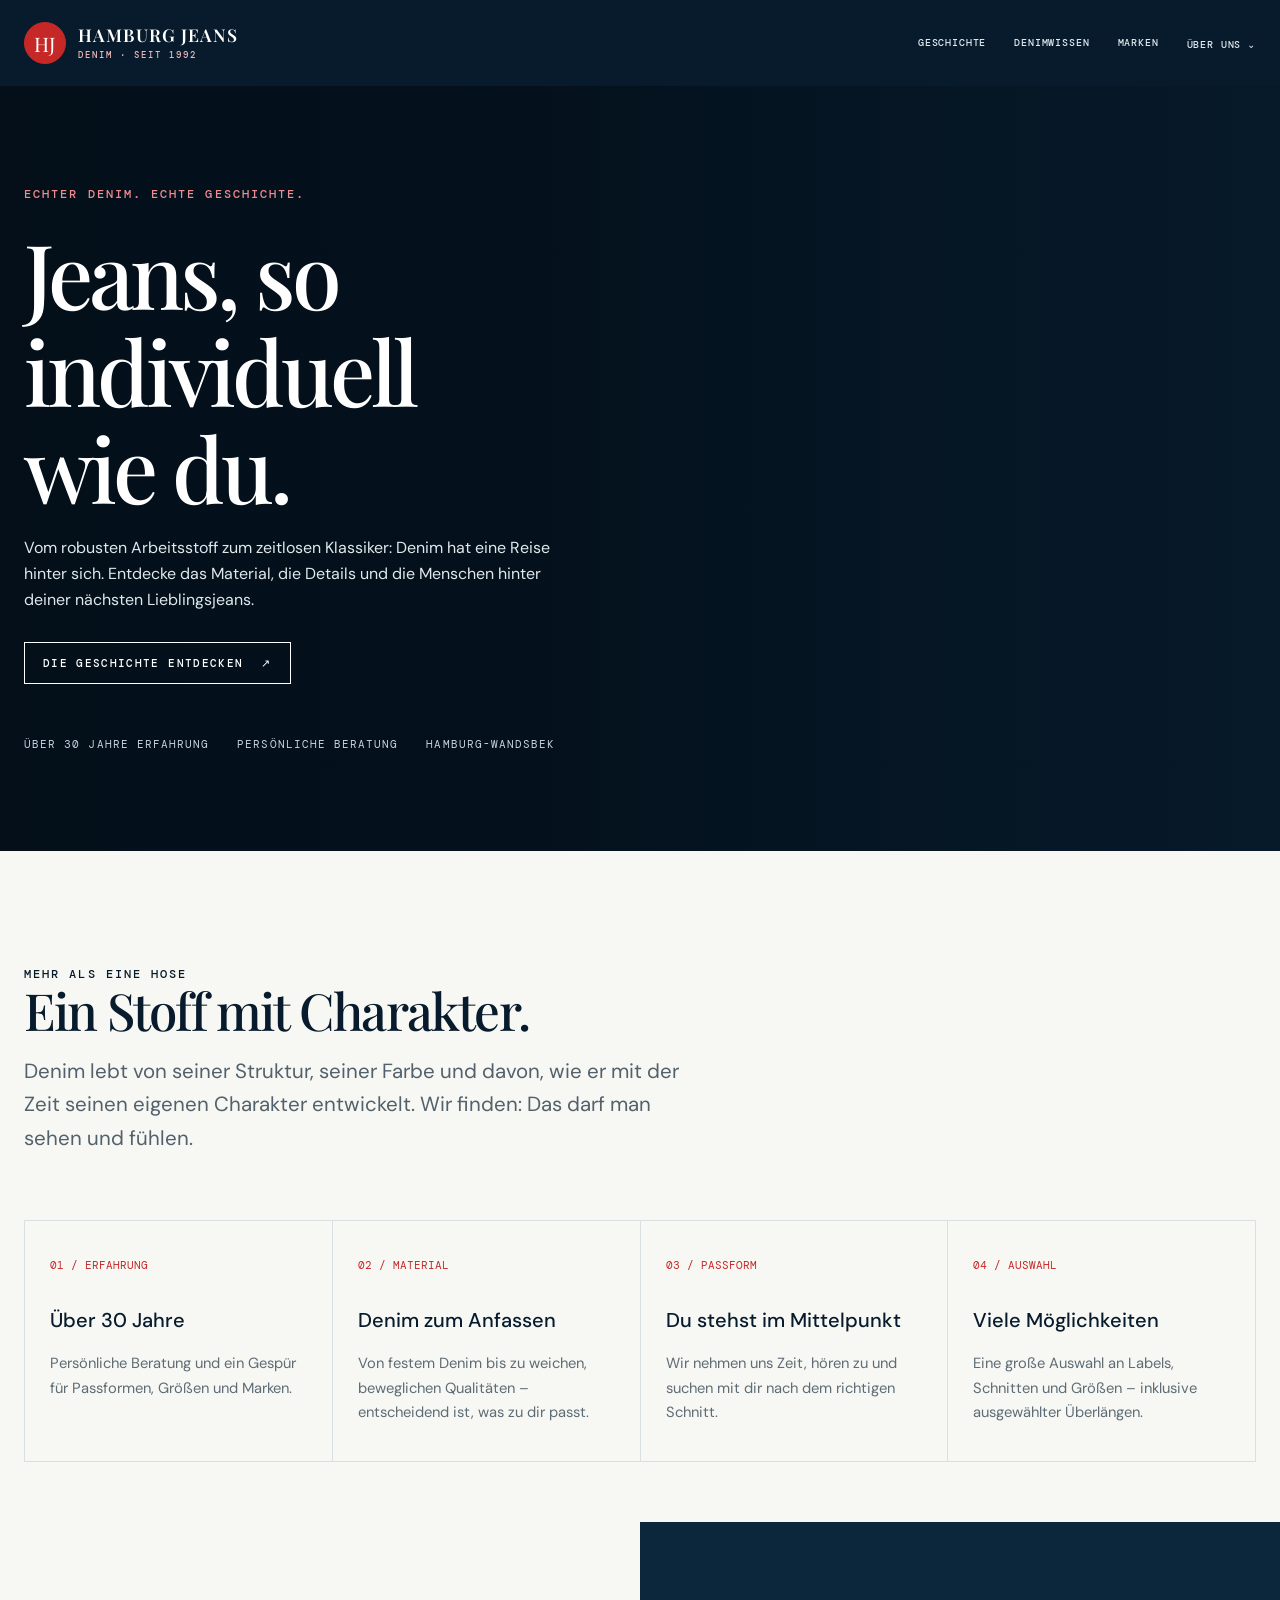
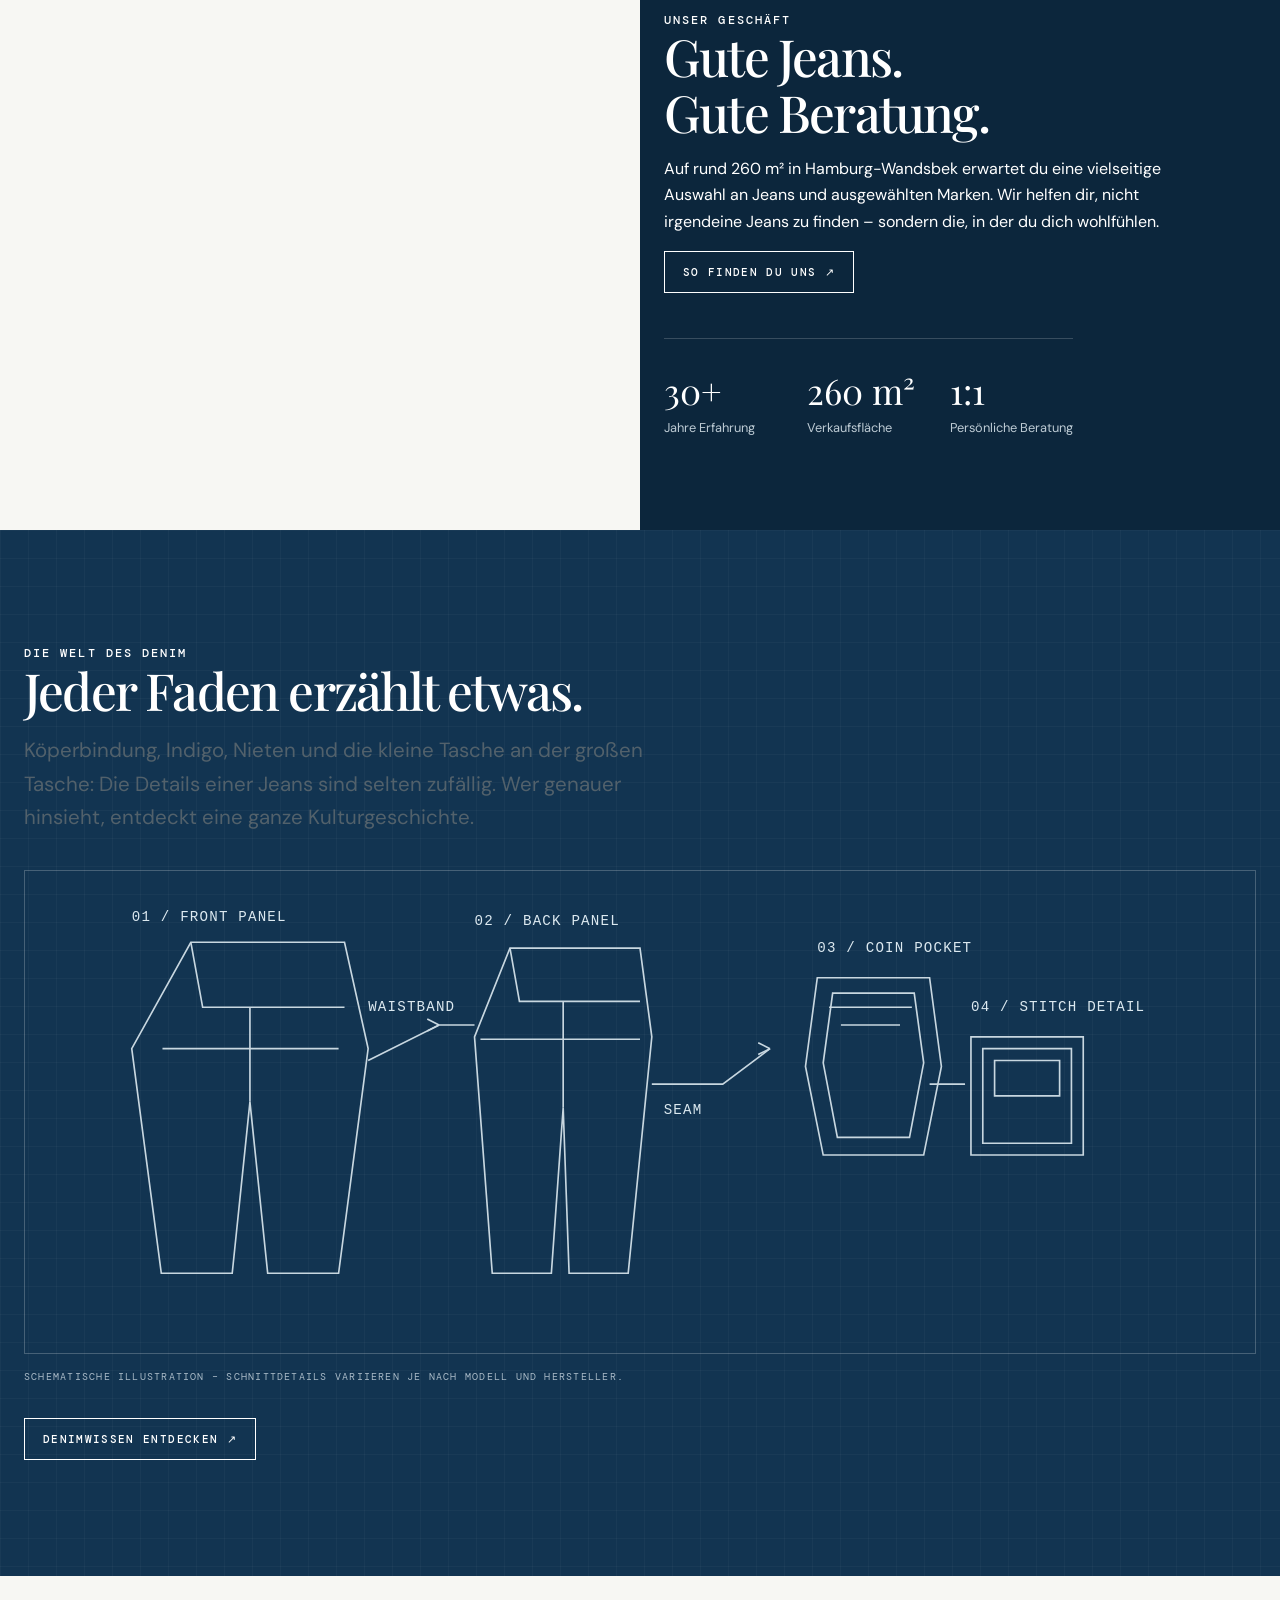
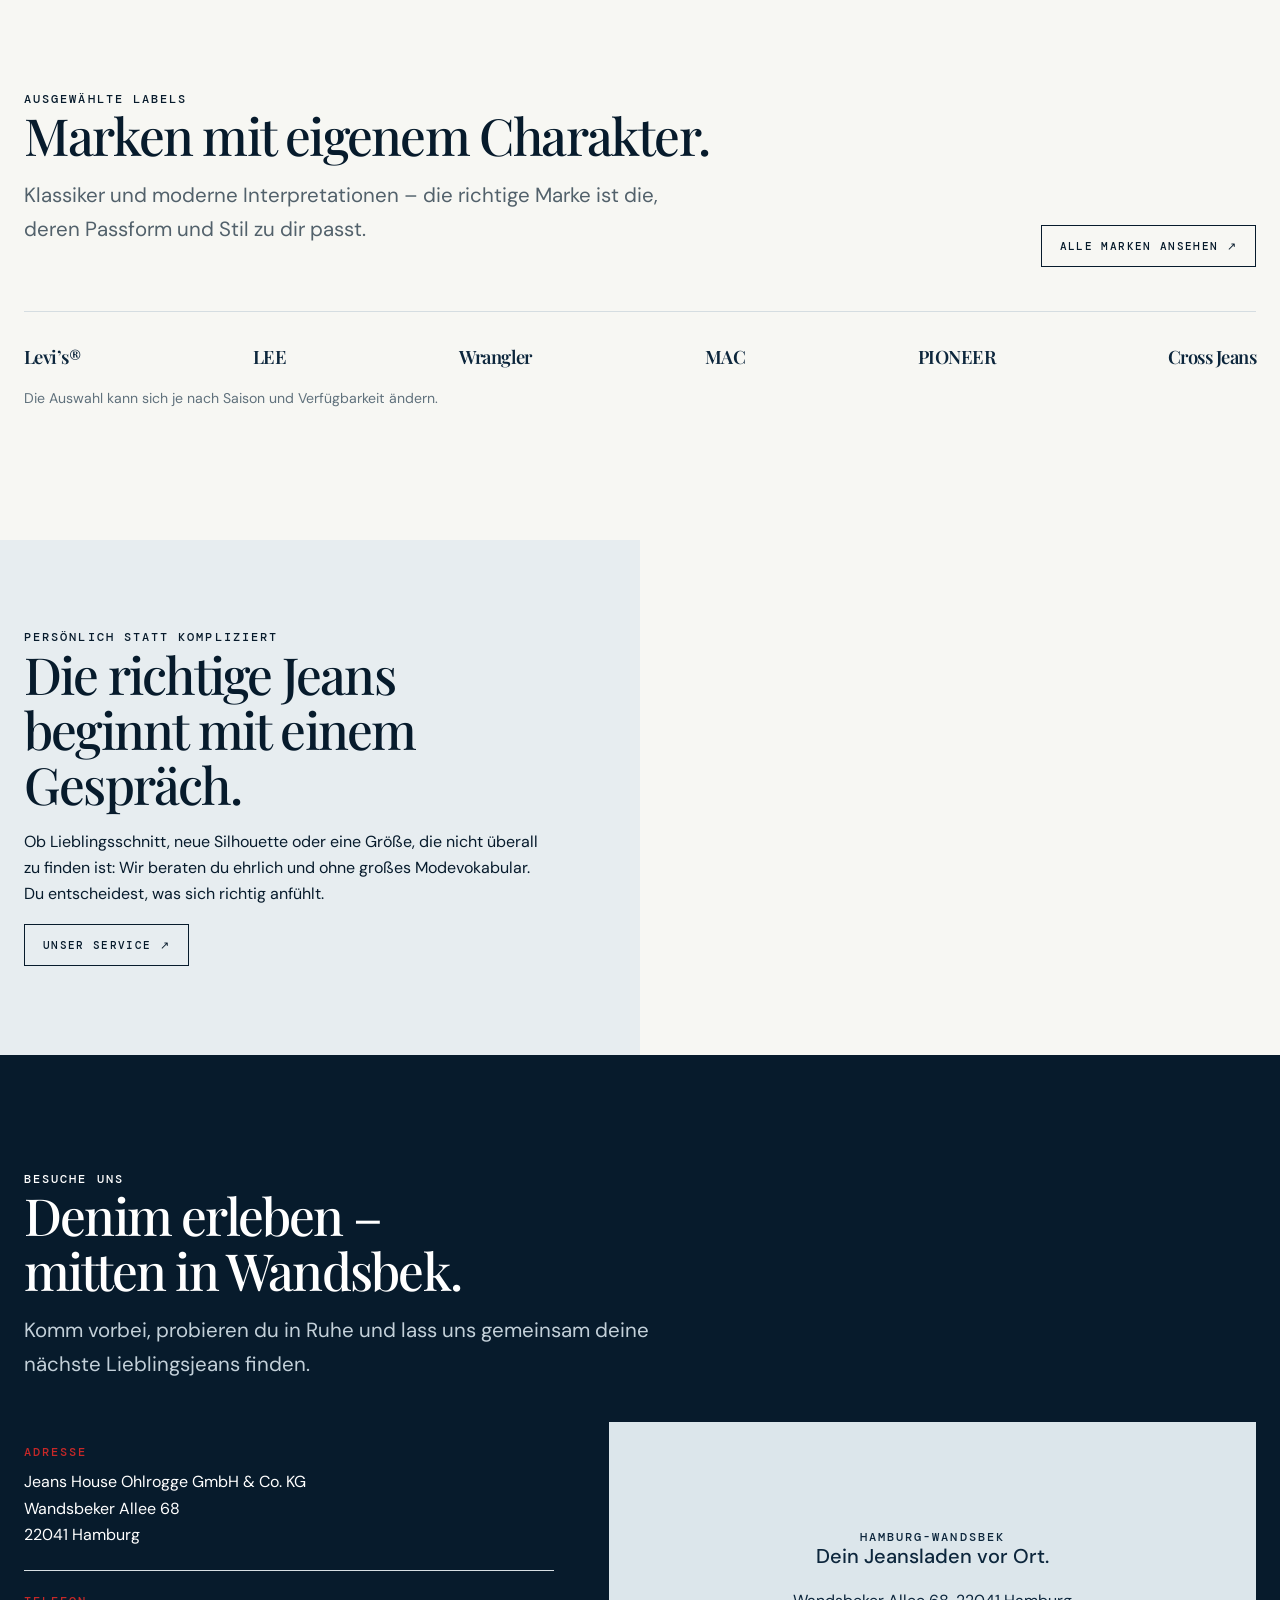
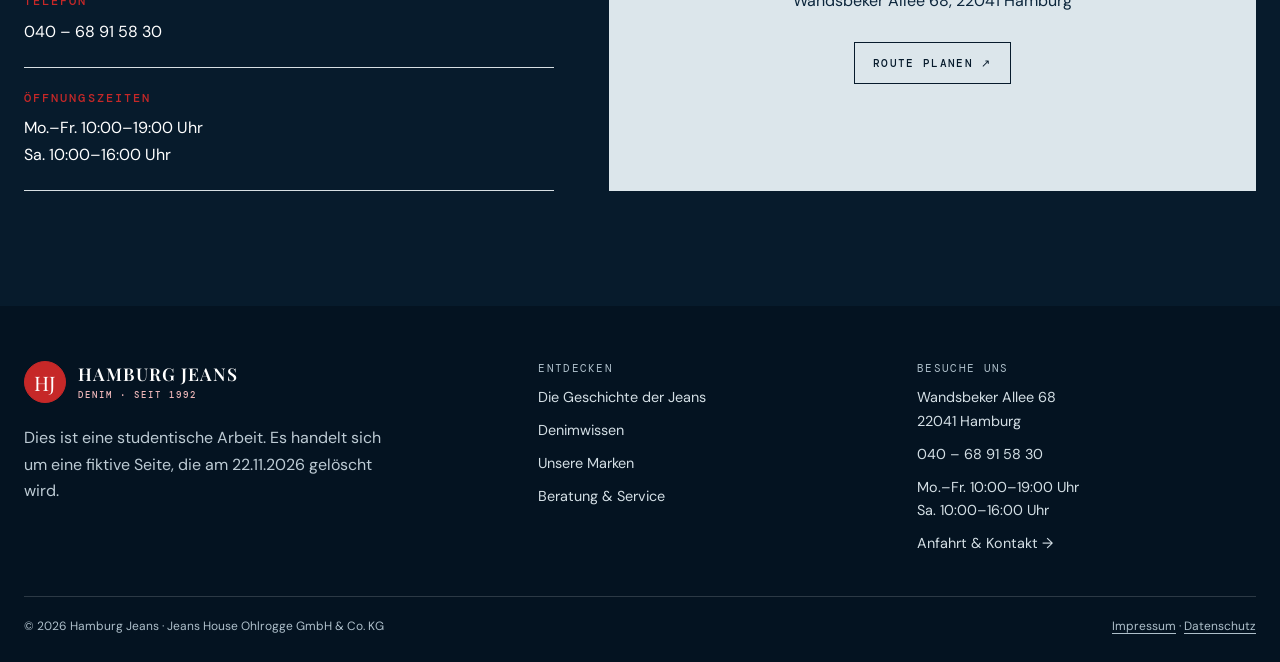
<file: index.html>
<!doctype html>
<html lang="de">
<head>
  <meta charset="utf-8">
  <meta name="viewport" content="width=device-width, initial-scale=1">
  <meta name="theme-color" content="#071b2c">
  <meta name="description" content="Hamburg Jeans in Wandsbek: persönliche Jeansberatung, große Markenauswahl und über 30 Jahre Erfahrung. Entdecke die Geschichte und das Handwerk hinter Denim.">
  <title>Jeans, so individuell wie du | Hamburg Jeans</title>
  <link rel="stylesheet" href="styles.css">
</head>
<body>

<header class="site-header">
  <div class="wrap navbar">
    <a class="brand" href="index.html" aria-label="Hamburg Jeans – Startseite">
      <span class="brand-mark" aria-hidden="true">HJ</span>
      <span class="brand-name">HAMBURG JEANS<small>DENIM · SEIT 1992</small></span>
    </a>
    <button class="menu-toggle" type="button" aria-expanded="false" aria-controls="primary-nav">MENÜ ☰</button>
    <nav class="nav-links" id="primary-nav" aria-label="Hauptnavigation">
      <a href="geschichte.html">Geschichte</a>
      <a href="denimwissen.html">Denimwissen</a>
      <a href="marken.html">Marken</a>
      <div class="nav-dropdown">
        <a href="ueber-uns.html" class="dropdown-trigger" aria-haspopup="true">Über uns <span aria-hidden="true">⌄</span></a>
        <div class="dropdown-menu">
          <a href="service.html">Service</a>
          <a href="kontakt.html">Kontakt</a>
        </div>
      </div>
    </nav>
  </div>
</header>


<main>
<section class="hero">
  <div class="wrap hero-inner">
    <div class="hero-copy">
      <div class="eyebrow">Echter Denim. Echte Geschichte.</div>
      <h1>Jeans, so individuell<br>wie du.</h1>
      <p>Vom robusten Arbeitsstoff zum zeitlosen Klassiker: Denim hat eine Reise hinter sich. Entdecke das Material, die Details und die Menschen hinter deiner nächsten Lieblingsjeans.</p>
      <a class="btn btn-light" href="geschichte.html">Die Geschichte entdecken <span>↗</span></a>
      <div class="hero-meta"><span>Über 30 Jahre Erfahrung</span><span>Persönliche Beratung</span><span>Hamburg-Wandsbek</span></div>
    </div>
  </div>
</section>
<section class="section" style="padding-bottom:60px">
  <div class="wrap">
    <div class="section-head"><div><div class="eyebrow">Mehr als eine Hose</div><h2>Ein Stoff mit Charakter.</h2><p class="lead">Denim lebt von seiner Struktur, seiner Farbe und davon, wie er mit der Zeit seinen eigenen Charakter entwickelt. Wir finden: Das darf man sehen und fühlen.</p></div></div>
    <div class="grid-4">
      <article class="feature"><span class="num">01 / ERFAHRUNG</span><h3>Über 30 Jahre</h3><p>Persönliche Beratung und ein Gespür für Passformen, Größen und Marken.</p></article>
      <article class="feature"><span class="num">02 / MATERIAL</span><h3>Denim zum Anfassen</h3><p>Von festem Denim bis zu weichen, beweglichen Qualitäten – entscheidend ist, was zu dir passt.</p></article>
      <article class="feature"><span class="num">03 / PASSFORM</span><h3>Du stehst im Mittelpunkt</h3><p>Wir nehmen uns Zeit, hören zu und suchen mit dir nach dem richtigen Schnitt.</p></article>
      <article class="feature"><span class="num">04 / AUSWAHL</span><h3>Viele Möglichkeiten</h3><p>Eine große Auswahl an Labels, Schnitten und Größen – inklusive ausgewählter Überlängen.</p></article>
    </div>
  </div>
</section>
<section class="split">
  <div class="split-media" style="background-image:url('https://images.unsplash.com/photo-1551488831-00ddcb6c6bd3?auto=format&fit=crop&w=1200&q=85')" role="img" aria-label="Denimstoffe und Jeansdetails"></div>
  <div class="split-content section-blue">
    <div class="eyebrow">Unser Geschäft</div><h2>Gute Jeans.<br>Gute Beratung.</h2>
    <p>Auf rund 260 m² in Hamburg-Wandsbek erwartet du eine vielseitige Auswahl an Jeans und ausgewählten Marken. Wir helfen dir, nicht irgendeine Jeans zu finden – sondern die, in der du dich wohlfühlen.</p>
    <a class="btn btn-light" href="kontakt.html">So finden du uns ↗</a>
    <div class="stats"><div class="stat"><strong>30+</strong><span>Jahre Erfahrung</span></div><div class="stat"><strong>260 m²</strong><span>Verkaufsfläche</span></div><div class="stat"><strong>1:1</strong><span>Persönliche Beratung</span></div></div>
  </div>
</section>
<section class="section blueprint">
  <div class="wrap">
    <div class="eyebrow">Die Welt des Denim</div><h2>Jeder Faden erzählt etwas.</h2>
    <p class="lead">Köperbindung, Indigo, Nieten und die kleine Tasche an der großen Tasche: Die Details einer Jeans sind selten zufällig. Wer genauer hinsieht, entdeckt eine ganze Kulturgeschichte.</p>
    <div class="blueprint-art">
      <svg viewBox="0 0 1000 360" role="img" aria-label="Schematische technische Zeichnung einer Jeans">
        <g fill="none" stroke="#dce9f0" stroke-width="1.4" opacity=".9">
          <path d="M120 40 L250 40 L270 130 L245 320 L185 320 L170 175 L155 320 L95 320 L70 130 Z"/>
          <path d="M120 40 L130 95 L250 95 M170 95 L170 175 M96 130 L245 130"/>
          <path d="M390 45 L500 45 L510 120 L490 320 L440 320 L435 180 L425 320 L375 320 L360 120 Z"/>
          <path d="M390 45 L398 90 L500 90 M435 90 L435 180 M365 122 L500 122"/>
          <path d="M650 70 L745 70 L755 145 L740 220 L655 220 L640 145 Z"/>
          <path d="M663 83 L732 83 L740 142 L728 205 L667 205 L655 142 Z"/>
          <path d="M660 95 L730 95 M670 110 L720 110"/>
          <path d="M780 120 L875 120 L875 220 L780 220 Z M790 130 L865 130 L865 210 L790 210 Z"/>
          <path d="M800 140 L855 140 L855 170 L800 170 Z"/>
          <path d="M270 140 L330 110 L360 110 M510 160 L570 160 L610 130 M745 160 L775 160"/>
          <path d="M330 110 L320 105 M330 110 L320 115 M610 130 L600 125 M610 130 L600 135"/>
        </g>
        <g fill="#dce9f0" font-family="monospace" font-size="12" letter-spacing="1">
          <text x="70" y="22">01 / FRONT PANEL</text><text x="360" y="25">02 / BACK PANEL</text>
          <text x="650" y="48">03 / COIN POCKET</text><text x="780" y="98">04 / STITCH DETAIL</text>
          <text x="270" y="98">WAISTBAND</text><text x="520" y="185">SEAM</text>
        </g>
      </svg>
    </div>
    <p class="image-caption">Schematische Illustration – Schnittdetails variieren je nach Modell und Hersteller.</p>
    <a class="btn btn-light" href="denimwissen.html" style="margin-top:25px">Denimwissen entdecken ↗</a>
  </div>
</section>
<section class="section">
  <div class="wrap">
    <div class="section-head"><div><div class="eyebrow">Ausgewählte Labels</div><h2>Marken mit eigenem Charakter.</h2><p class="lead">Klassiker und moderne Interpretationen – die richtige Marke ist die, deren Passform und Stil zu dir passt.</p></div><a class="btn btn-dark" href="marken.html">Alle Marken ansehen ↗</a></div>
    <div class="brand-list"><span class="brand-word">Levi’s®</span><span class="brand-word">LEE</span><span class="brand-word">Wrangler</span><span class="brand-word">MAC</span><span class="brand-word">PIONEER</span><span class="brand-word">Cross Jeans</span></div>
    <p class="small muted" style="margin-top:18px">Die Auswahl kann sich je nach Saison und Verfügbarkeit ändern.</p>
  </div>
</section>
<section class="split">
  <div class="split-content" style="background:#e7edf0">
    <div class="eyebrow">Persönlich statt kompliziert</div><h2>Die richtige Jeans beginnt mit einem Gespräch.</h2>
    <p>Ob Lieblingsschnitt, neue Silhouette oder eine Größe, die nicht überall zu finden ist: Wir beraten du ehrlich und ohne großes Modevokabular. Du entscheidest, was sich richtig anfühlt.</p>
    <a class="btn btn-dark" href="service.html">Unser Service ↗</a>
  </div>
  <div class="split-media" style="background-image:url('https://images.unsplash.com/photo-1475178626620-a4d074967452?auto=format&fit=crop&w=1200&q=85')" role="img" aria-label="Jeansdetail mit sichtbarer Naht"></div>
</section>
<section class="section section-dark">
  <div class="wrap">
    <div class="eyebrow">Besuche uns</div><h2>Denim erleben –<br>mitten in Wandsbek.</h2>
    <p class="lead">Komm vorbei, probieren du in Ruhe und lass uns gemeinsam deine nächste Lieblingsjeans finden.</p>
    <div class="contact-grid" style="margin-top:40px">
      <div><div class="contact-item"><div class="eyebrow">Adresse</div><p>Jeans House Ohlrogge GmbH & Co. KG<br>Wandsbeker Allee 68<br>22041 Hamburg</p></div><div class="contact-item"><div class="eyebrow">Telefon</div><p><a href="tel:+494068915830">040 – 68 91 58 30</a></p></div><div class="contact-item"><div class="eyebrow">Öffnungszeiten</div><p>Mo.–Fr. 10:00–19:00 Uhr<br>Sa. 10:00–16:00 Uhr</p></div></div>
      <div class="map-placeholder"><div><div class="eyebrow">Hamburg-Wandsbek</div><h3>Dein Jeansladen vor Ort.</h3><p>Wandsbeker Allee 68, 22041 Hamburg</p><a class="btn btn-dark" target="_blank" rel="noopener" href="https://www.google.com/maps/search/?api=1&query=Wandsbeker+Allee+68+22041+Hamburg">Route planen ↗</a></div></div>
    </div>
  </div>
</section>
</main>


<footer class="site-footer">
  <div class="wrap">
    <div class="footer-top">
      <div>
        <a class="brand" href="index.html"><span class="brand-mark">HJ</span><span class="brand-name">HAMBURG JEANS<small>DENIM · SEIT 1992</small></span></a>
        <p style="max-width:360px;color:#bdcbd4;margin-top:22px">Dies ist eine studentische Arbeit. Es handelt sich um eine fiktive Seite, die am 22.11.2026 gelöscht wird.</p>
      </div>
      <div><h3>Entdecken</h3><div class="footer-links"><a href="geschichte.html">Die Geschichte der Jeans</a><a href="denimwissen.html">Denimwissen</a><a href="marken.html">Unsere Marken</a><a href="service.html">Beratung & Service</a></div></div>
      <div><h3>Besuche uns</h3><div class="footer-links"><span>Wandsbeker Allee 68<br>22041 Hamburg</span><a href="tel:+494068915830">040 – 68 91 58 30</a><span>Mo.–Fr. 10:00–19:00 Uhr<br>Sa. 10:00–16:00 Uhr</span><a href="kontakt.html">Anfahrt & Kontakt →</a></div></div>
    </div>
    <div class="footer-bottom"><span>© <span data-year></span> Hamburg Jeans · Jeans House Ohlrogge GmbH & Co. KG</span><span><a href="impressum.html">Impressum</a> · <a href="datenschutz.html">Datenschutz</a></span></div>
  </div>
</footer>
<script src="script.js"></script>

</body>
</html>
</file>
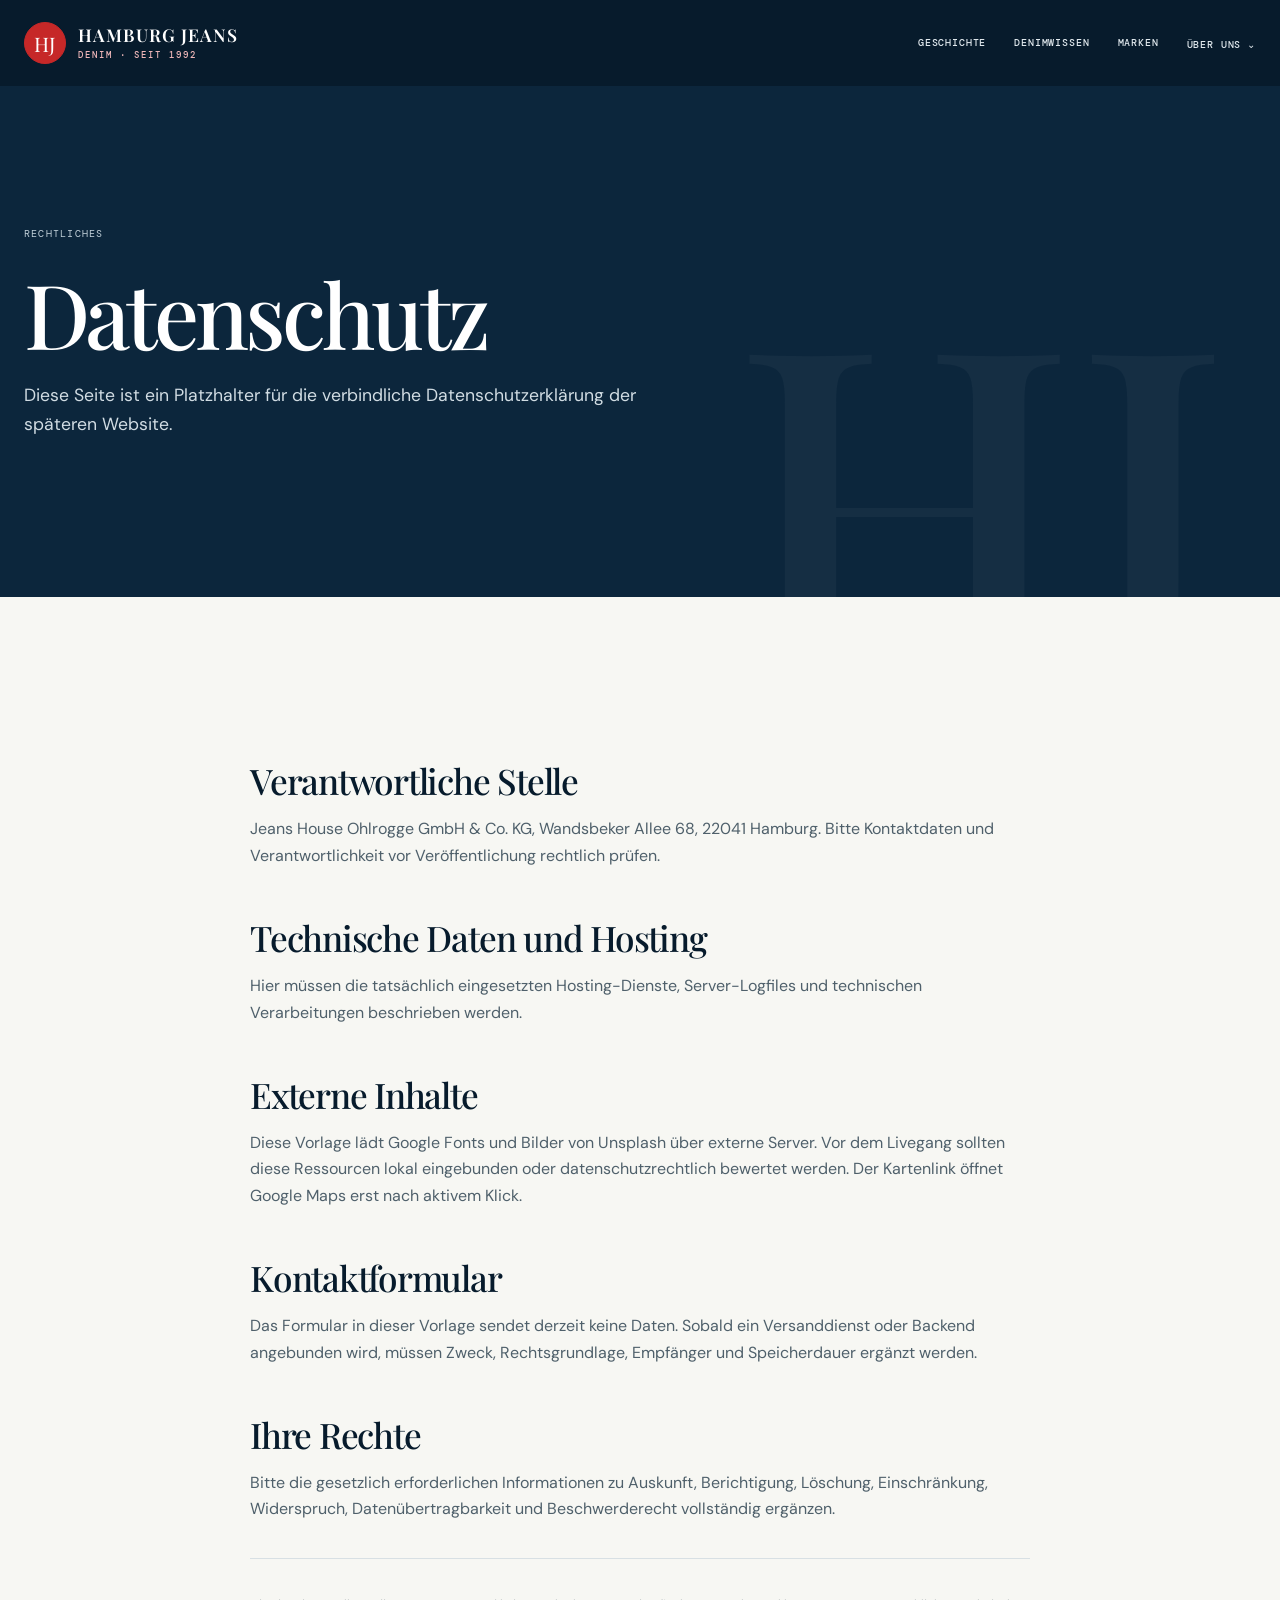
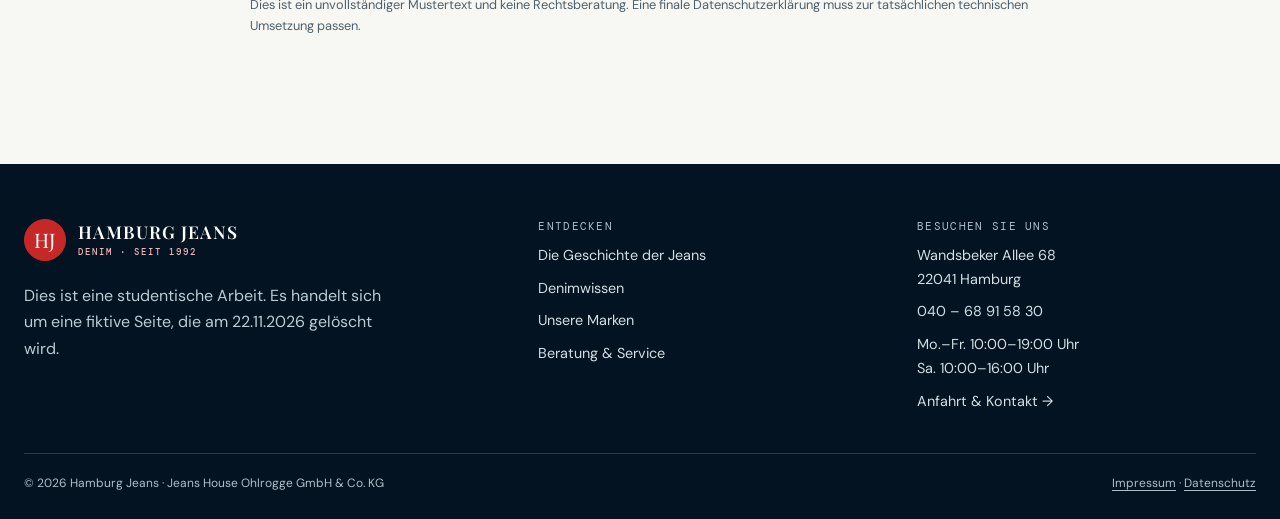
<file: datenschutz.html>
<!doctype html>
<html lang="de">
<head>
  <meta charset="utf-8">
  <meta name="viewport" content="width=device-width, initial-scale=1">
  <meta name="theme-color" content="#071b2c">
  <meta name="description" content="Hamburg Jeans in Wandsbek: persönliche Jeansberatung, große Markenauswahl und über 30 Jahre Erfahrung. Entdecken Sie die Geschichte und das Handwerk hinter Denim.">
  <title>Datenschutz | Hamburg Jeans</title>
  <link rel="stylesheet" href="styles.css">
</head>
<body>

<header class="site-header">
  <div class="wrap navbar">
    <a class="brand" href="index.html" aria-label="Hamburg Jeans – Startseite">
      <span class="brand-mark" aria-hidden="true">HJ</span>
      <span class="brand-name">HAMBURG JEANS<small>DENIM · SEIT 1992</small></span>
    </a>
    <button class="menu-toggle" type="button" aria-expanded="false" aria-controls="primary-nav">MENÜ ☰</button>
    <nav class="nav-links" id="primary-nav" aria-label="Hauptnavigation">
      <a href="geschichte.html">Geschichte</a>
      <a href="denimwissen.html">Denimwissen</a>
      <a href="marken.html">Marken</a>
      <div class="nav-dropdown">
        <a href="ueber-uns.html" class="dropdown-trigger" aria-haspopup="true">Über uns <span aria-hidden="true">⌄</span></a>
        <div class="dropdown-menu">
          <a href="service.html">Service</a>
          <a href="kontakt.html">Kontakt</a>
        </div>
      </div>
    </nav>
  </div>
</header>


<main><section class="page-hero"><div class="wrap"><div class="breadcrumb">Rechtliches</div><h1>Datenschutz</h1><p>Diese Seite ist ein Platzhalter für die verbindliche Datenschutzerklärung der späteren Website.</p></div></section><section class="section"><div class="wrap article-body"><h2>Verantwortliche Stelle</h2><p>Jeans House Ohlrogge GmbH & Co. KG, Wandsbeker Allee 68, 22041 Hamburg. Bitte Kontaktdaten und Verantwortlichkeit vor Veröffentlichung rechtlich prüfen.</p><h2>Technische Daten und Hosting</h2><p>Hier müssen die tatsächlich eingesetzten Hosting-Dienste, Server-Logfiles und technischen Verarbeitungen beschrieben werden.</p><h2>Externe Inhalte</h2><p>Diese Vorlage lädt Google Fonts und Bilder von Unsplash über externe Server. Vor dem Livegang sollten diese Ressourcen lokal eingebunden oder datenschutzrechtlich bewertet werden. Der Kartenlink öffnet Google Maps erst nach aktivem Klick.</p><h2>Kontaktformular</h2><p>Das Formular in dieser Vorlage sendet derzeit keine Daten. Sobald ein Versanddienst oder Backend angebunden wird, müssen Zweck, Rechtsgrundlage, Empfänger und Speicherdauer ergänzt werden.</p><h2>Ihre Rechte</h2><p>Bitte die gesetzlich erforderlichen Informationen zu Auskunft, Berichtigung, Löschung, Einschränkung, Widerspruch, Datenübertragbarkeit und Beschwerderecht vollständig ergänzen.</p><hr><p class="notice">Dies ist ein unvollständiger Mustertext und keine Rechtsberatung. Eine finale Datenschutzerklärung muss zur tatsächlichen technischen Umsetzung passen.</p></div></section></main>


<footer class="site-footer">
  <div class="wrap">
    <div class="footer-top">
      <div>
        <a class="brand" href="index.html"><span class="brand-mark">HJ</span><span class="brand-name">HAMBURG JEANS<small>DENIM · SEIT 1992</small></span></a>
        <p style="max-width:360px;color:#bdcbd4;margin-top:22px">Dies ist eine studentische Arbeit. Es handelt sich um eine fiktive Seite, die am 22.11.2026 gelöscht wird.</p>
      </div>
      <div><h3>Entdecken</h3><div class="footer-links"><a href="geschichte.html">Die Geschichte der Jeans</a><a href="denimwissen.html">Denimwissen</a><a href="marken.html">Unsere Marken</a><a href="service.html">Beratung & Service</a></div></div>
      <div><h3>Besuchen Sie uns</h3><div class="footer-links"><span>Wandsbeker Allee 68<br>22041 Hamburg</span><a href="tel:+494068915830">040 – 68 91 58 30</a><span>Mo.–Fr. 10:00–19:00 Uhr<br>Sa. 10:00–16:00 Uhr</span><a href="kontakt.html">Anfahrt & Kontakt →</a></div></div>
    </div>
    <div class="footer-bottom"><span>© <span data-year></span> Hamburg Jeans · Jeans House Ohlrogge GmbH & Co. KG</span><span><a href="impressum.html">Impressum</a> · <a href="datenschutz.html">Datenschutz</a></span></div>
  </div>
</footer>
<script src="script.js"></script>

</body>
</html>
</file>
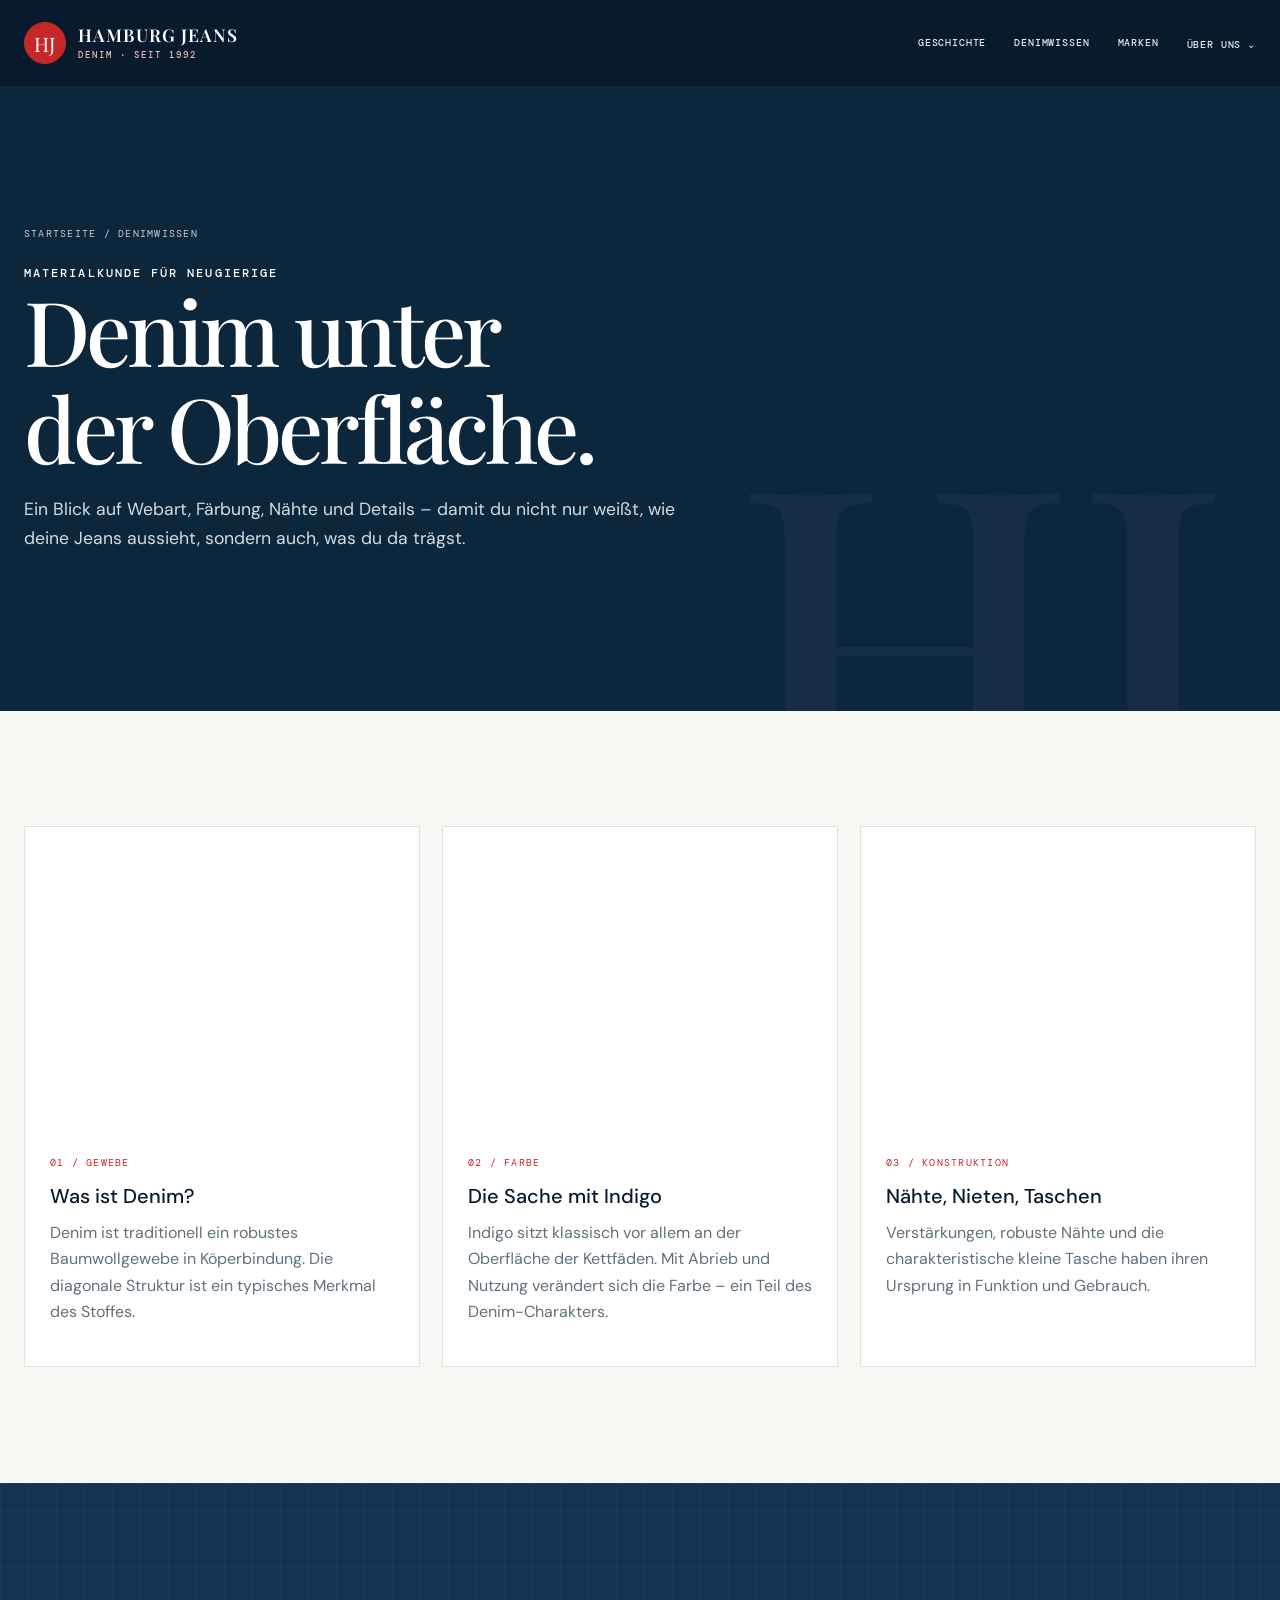
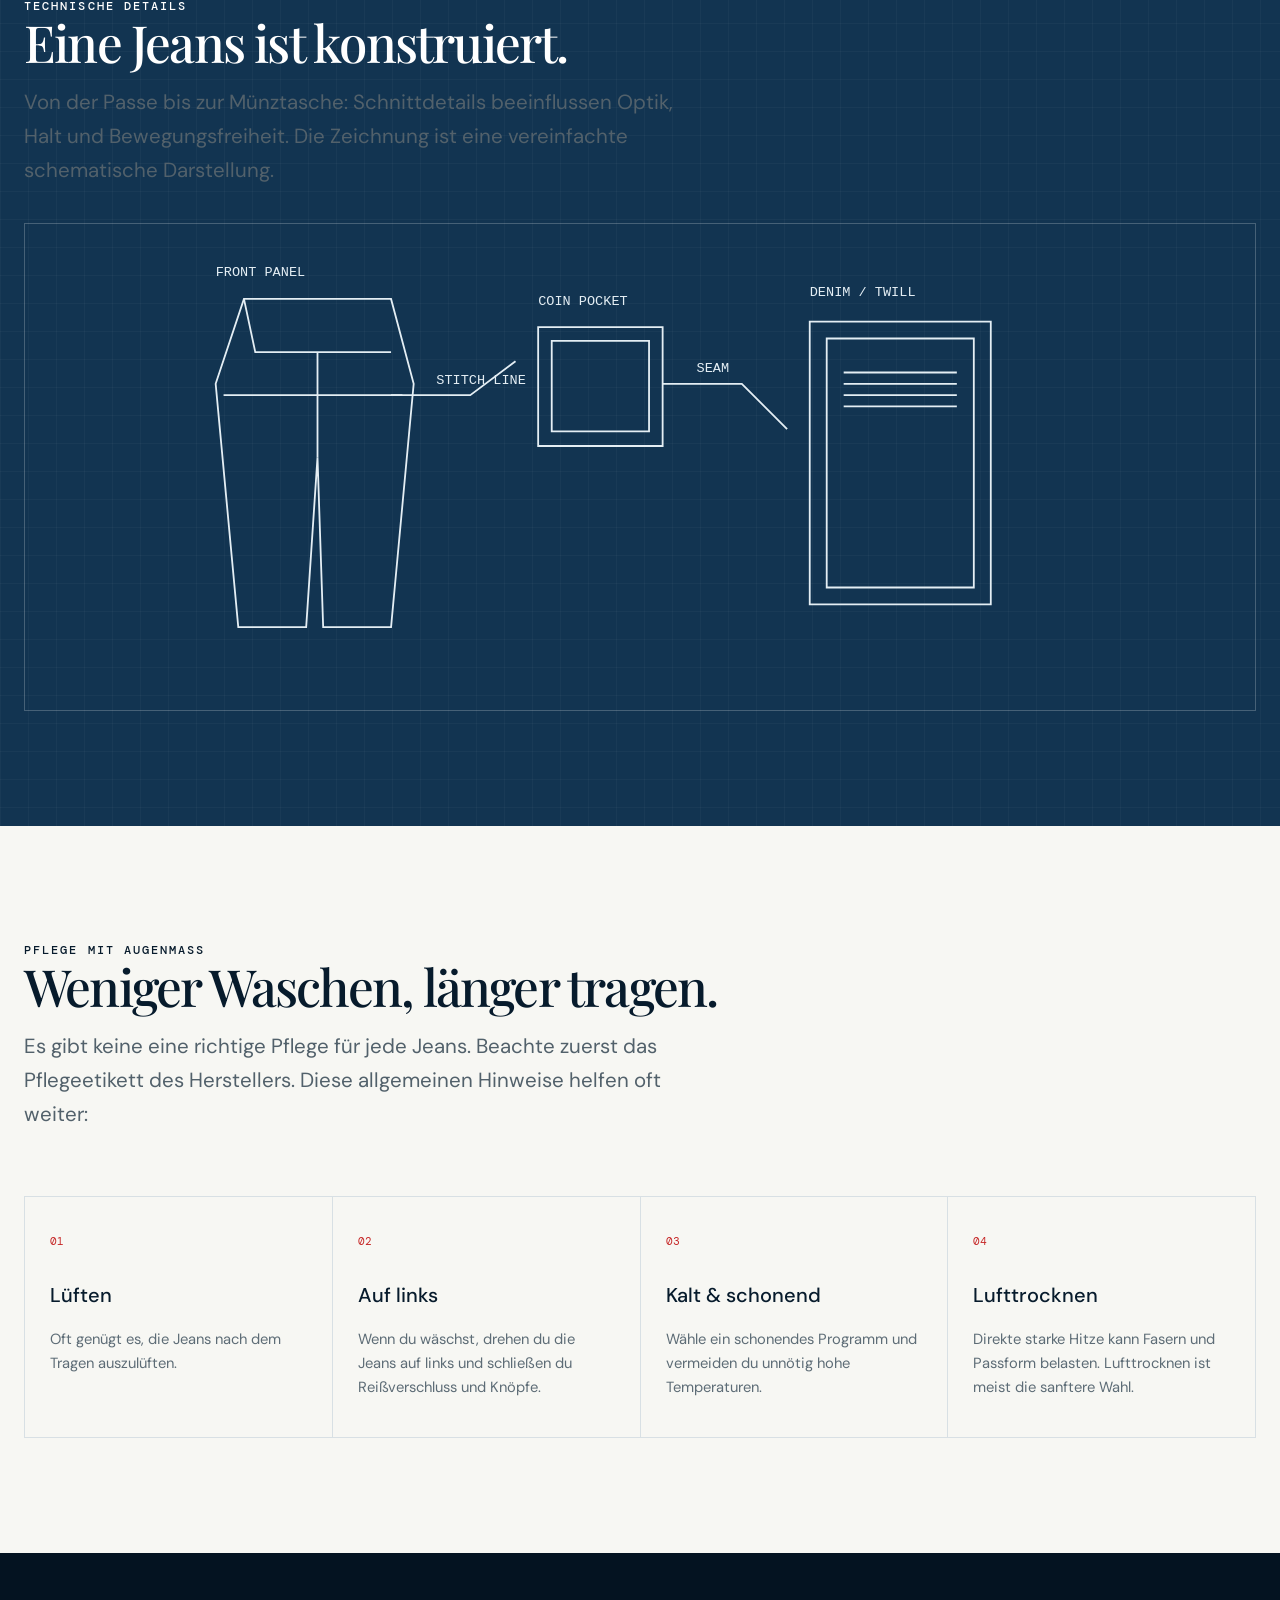
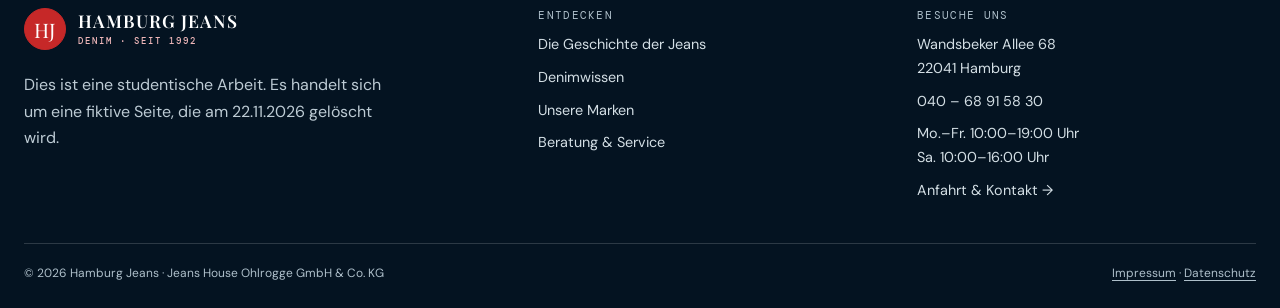
<file: denimwissen.html>
<!doctype html>
<html lang="de">
<head>
  <meta charset="utf-8">
  <meta name="viewport" content="width=device-width, initial-scale=1">
  <meta name="theme-color" content="#071b2c">
  <meta name="description" content="Hamburg Jeans in Wandsbek: persönliche Jeansberatung, große Markenauswahl und über 30 Jahre Erfahrung. Entdecke die Geschichte und das Handwerk hinter Denim.">
  <title>Denimwissen | Hamburg Jeans</title>
  <link rel="stylesheet" href="styles.css">
</head>
<body>

<header class="site-header">
  <div class="wrap navbar">
    <a class="brand" href="index.html" aria-label="Hamburg Jeans – Startseite">
      <span class="brand-mark" aria-hidden="true">HJ</span>
      <span class="brand-name">HAMBURG JEANS<small>DENIM · SEIT 1992</small></span>
    </a>
    <button class="menu-toggle" type="button" aria-expanded="false" aria-controls="primary-nav">MENÜ ☰</button>
    <nav class="nav-links" id="primary-nav" aria-label="Hauptnavigation">
      <a href="geschichte.html">Geschichte</a>
      <a href="denimwissen.html">Denimwissen</a>
      <a href="marken.html">Marken</a>
      <div class="nav-dropdown">
        <a href="ueber-uns.html" class="dropdown-trigger" aria-haspopup="true">Über uns <span aria-hidden="true">⌄</span></a>
        <div class="dropdown-menu">
          <a href="service.html">Service</a>
          <a href="kontakt.html">Kontakt</a>
        </div>
      </div>
    </nav>
  </div>
</header>


<main>
<section class="page-hero"><div class="wrap"><div class="breadcrumb">Startseite / Denimwissen</div><div class="eyebrow">Materialkunde für Neugierige</div><h1>Denim unter<br>der Oberfläche.</h1><p>Ein Blick auf Webart, Färbung, Nähte und Details – damit du nicht nur weißt, wie deine Jeans aussieht, sondern auch, was du da trägst.</p></div></section>
<section class="section"><div class="wrap cards">
<article class="card"><div class="card-image" style="background-image:url('https://images.unsplash.com/photo-1551698618-1dfe5d97d256?auto=format&fit=crop&w=900&q=80')"></div><div class="card-body"><span class="card-kicker">01 / Gewebe</span><h3>Was ist Denim?</h3><p>Denim ist traditionell ein robustes Baumwollgewebe in Köperbindung. Die diagonale Struktur ist ein typisches Merkmal des Stoffes.</p></div></article>
<article class="card"><div class="card-image" style="background-image:url('https://images.unsplash.com/photo-1542272604-787c3835535d?auto=format&fit=crop&w=900&q=80')"></div><div class="card-body"><span class="card-kicker">02 / Farbe</span><h3>Die Sache mit Indigo</h3><p>Indigo sitzt klassisch vor allem an der Oberfläche der Kettfäden. Mit Abrieb und Nutzung verändert sich die Farbe – ein Teil des Denim-Charakters.</p></div></article>
<article class="card"><div class="card-image" style="background-image:url('https://images.unsplash.com/photo-1475178626620-a4d074967452?auto=format&fit=crop&w=900&q=80')"></div><div class="card-body"><span class="card-kicker">03 / Konstruktion</span><h3>Nähte, Nieten, Taschen</h3><p>Verstärkungen, robuste Nähte und die charakteristische kleine Tasche haben ihren Ursprung in Funktion und Gebrauch.</p></div></article>
</div></section>
<section class="section blueprint"><div class="wrap"><div class="eyebrow">Technische Details</div><h2>Eine Jeans ist konstruiert.</h2><p class="lead">Von der Passe bis zur Münztasche: Schnittdetails beeinflussen Optik, Halt und Bewegungsfreiheit. Die Zeichnung ist eine vereinfachte schematische Darstellung.</p>
<div class="blueprint-art"><svg viewBox="0 0 900 380" role="img" aria-label="Technische Schnittzeichnung von Jeans-Details"><g fill="none" stroke="#e4eef4" stroke-width="1.6"><path d="M100 45 L230 45 L250 120 L230 335 L170 335 L165 185 L155 335 L95 335 L75 120 Z"/><path d="M100 45 L110 92 L230 92 M165 92 L165 185 M82 130 L240 130"/><path d="M360 70 L470 70 L470 175 L360 175 Z M372 82 L458 82 L458 162 L372 162 Z"/><path d="M600 65 L760 65 L760 315 L600 315 Z M615 80 L745 80 L745 300 L615 300 Z"/><path d="M630 110 L730 110 M630 120 L730 120 M630 130 L730 130 M630 140 L730 140"/><path d="M230 130 L300 130 L340 100 M470 120 L540 120 L580 160"/></g><g fill="#e4eef4" font-family="monospace" font-size="12"><text x="75" y="25">FRONT PANEL</text><text x="360" y="50">COIN POCKET</text><text x="600" y="42">DENIM / TWILL</text><text x="270" y="120">STITCH LINE</text><text x="500" y="110">SEAM</text></g></svg></div></div></section>
<section class="section"><div class="wrap"><div class="section-head"><div><div class="eyebrow">Pflege mit Augenmaß</div><h2>Weniger Waschen, länger tragen.</h2><p class="lead">Es gibt keine eine richtige Pflege für jede Jeans. Beachte zuerst das Pflegeetikett des Herstellers. Diese allgemeinen Hinweise helfen oft weiter:</p></div></div><div class="grid-4"><article class="feature"><span class="num">01</span><h3>Lüften</h3><p>Oft genügt es, die Jeans nach dem Tragen auszulüften.</p></article><article class="feature"><span class="num">02</span><h3>Auf links</h3><p>Wenn du wäschst, drehen du die Jeans auf links und schließen du Reißverschluss und Knöpfe.</p></article><article class="feature"><span class="num">03</span><h3>Kalt & schonend</h3><p>Wähle ein schonendes Programm und vermeiden du unnötig hohe Temperaturen.</p></article><article class="feature"><span class="num">04</span><h3>Lufttrocknen</h3><p>Direkte starke Hitze kann Fasern und Passform belasten. Lufttrocknen ist meist die sanftere Wahl.</p></article></div></div></section>
</main>


<footer class="site-footer">
  <div class="wrap">
    <div class="footer-top">
      <div>
        <a class="brand" href="index.html"><span class="brand-mark">HJ</span><span class="brand-name">HAMBURG JEANS<small>DENIM · SEIT 1992</small></span></a>
        <p style="max-width:360px;color:#bdcbd4;margin-top:22px">Dies ist eine studentische Arbeit. Es handelt sich um eine fiktive Seite, die am 22.11.2026 gelöscht wird.</p>
      </div>
      <div><h3>Entdecken</h3><div class="footer-links"><a href="geschichte.html">Die Geschichte der Jeans</a><a href="denimwissen.html">Denimwissen</a><a href="marken.html">Unsere Marken</a><a href="service.html">Beratung & Service</a></div></div>
      <div><h3>Besuche uns</h3><div class="footer-links"><span>Wandsbeker Allee 68<br>22041 Hamburg</span><a href="tel:+494068915830">040 – 68 91 58 30</a><span>Mo.–Fr. 10:00–19:00 Uhr<br>Sa. 10:00–16:00 Uhr</span><a href="kontakt.html">Anfahrt & Kontakt →</a></div></div>
    </div>
    <div class="footer-bottom"><span>© <span data-year></span> Hamburg Jeans · Jeans House Ohlrogge GmbH & Co. KG</span><span><a href="impressum.html">Impressum</a> · <a href="datenschutz.html">Datenschutz</a></span></div>
  </div>
</footer>
<script src="script.js"></script>

</body>
</html>
</file>
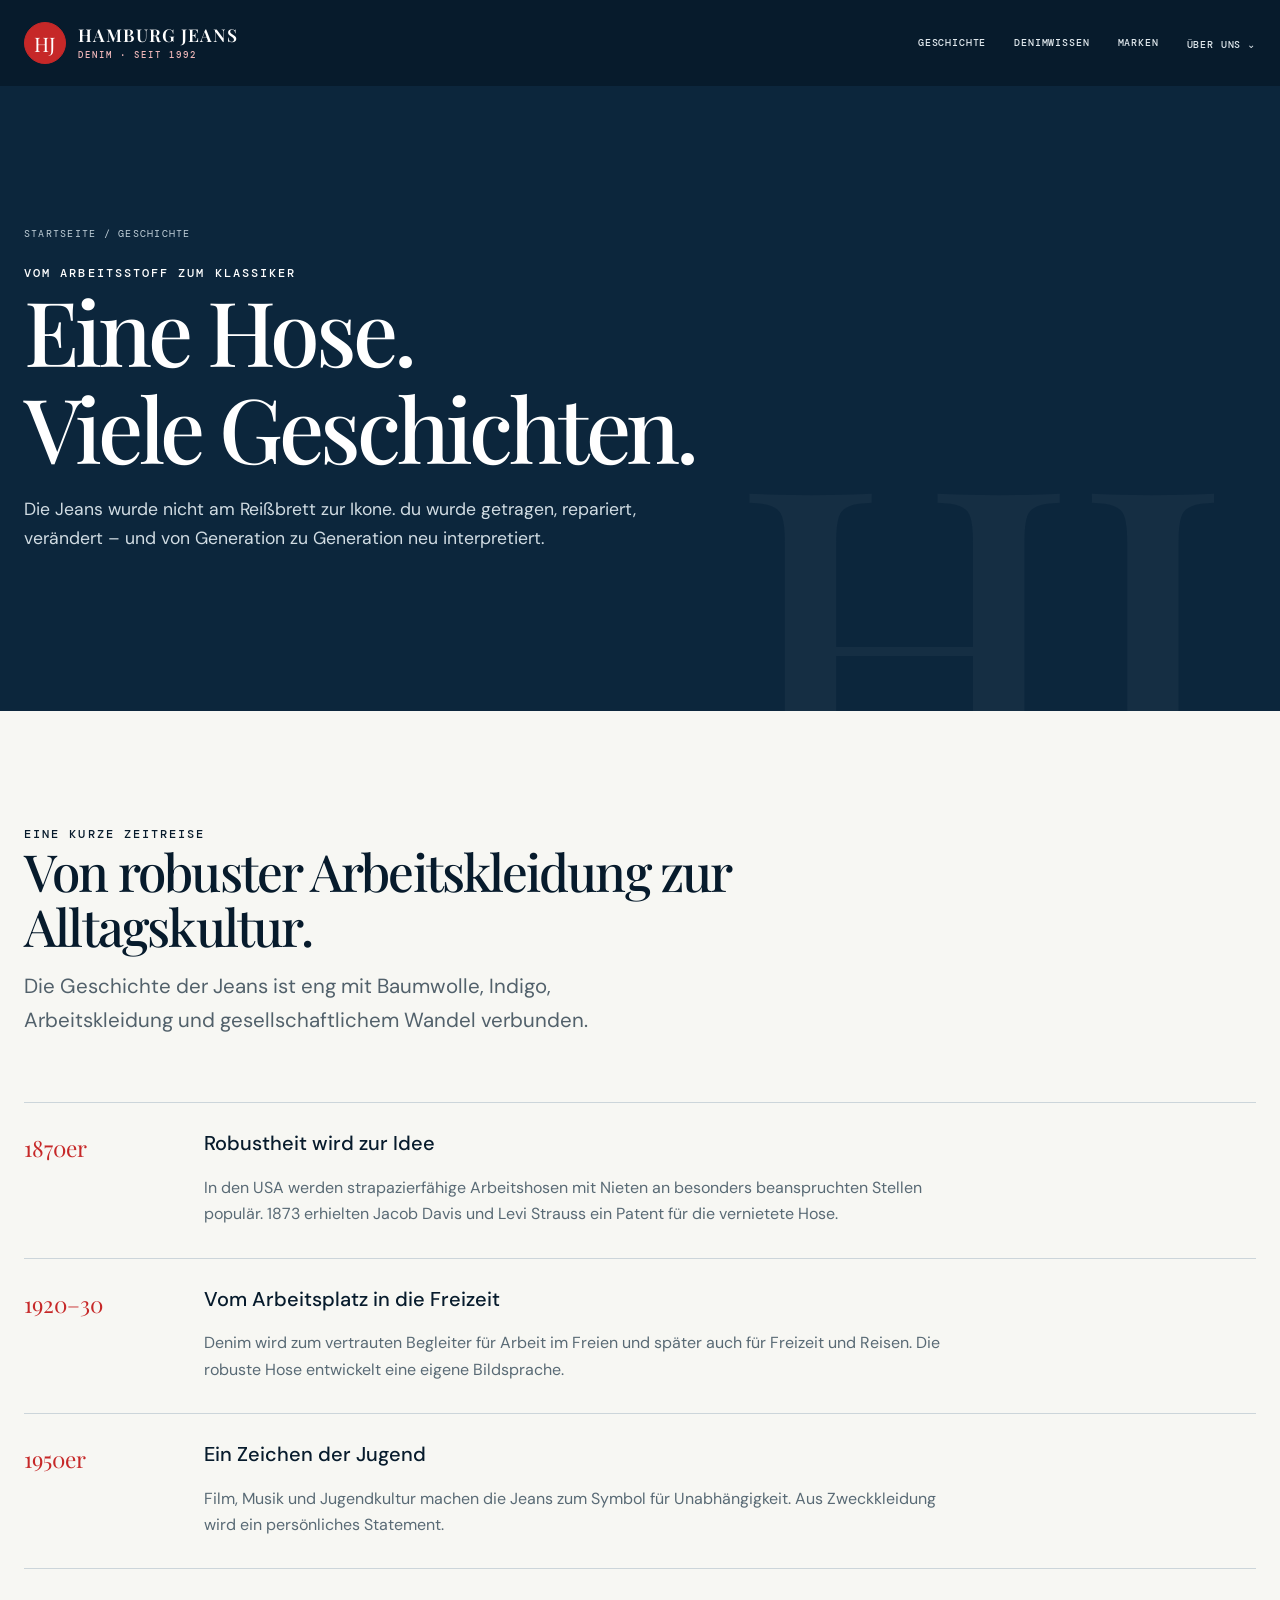
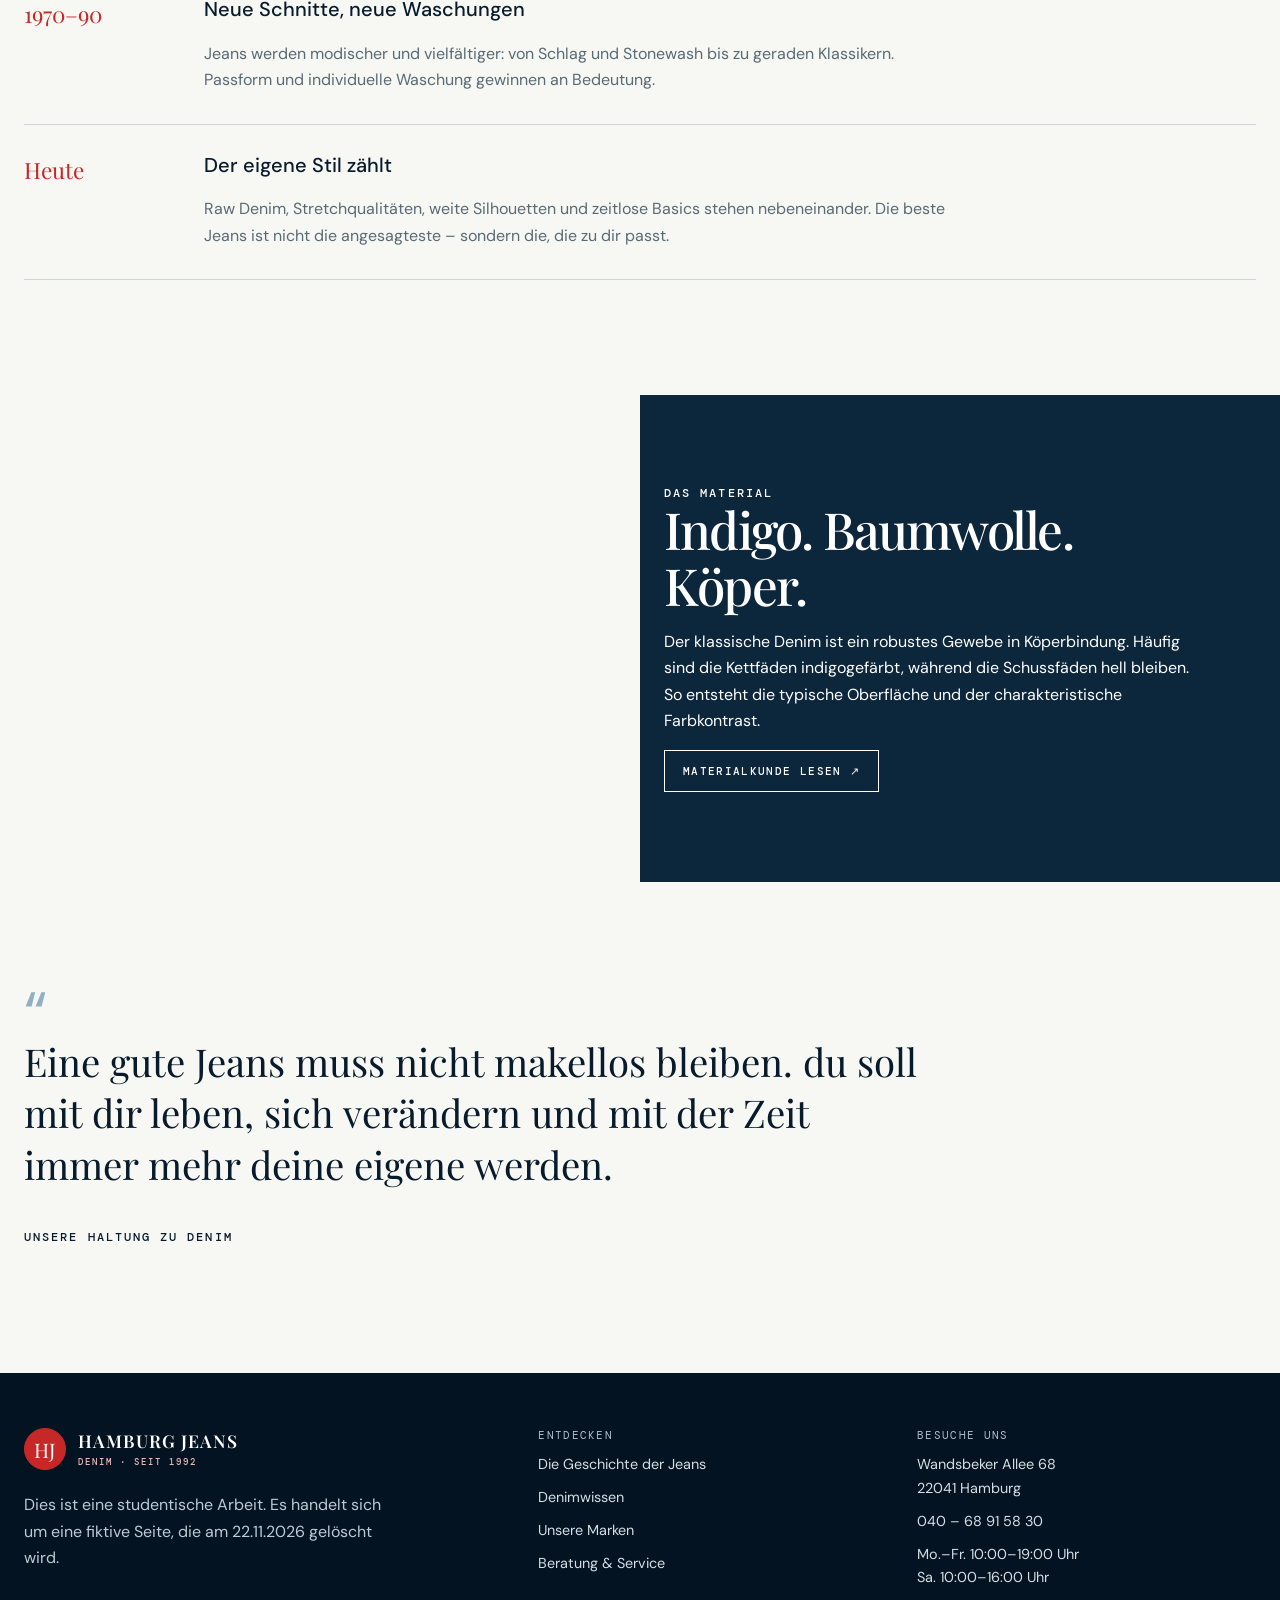
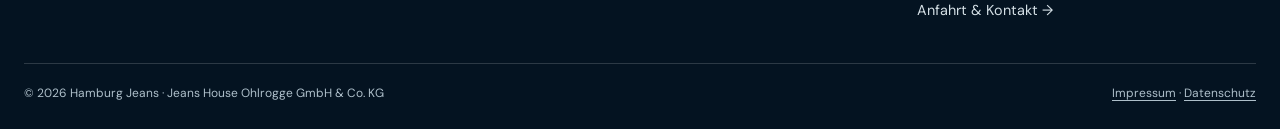
<file: geschichte.html>
<!doctype html>
<html lang="de">
<head>
  <meta charset="utf-8">
  <meta name="viewport" content="width=device-width, initial-scale=1">
  <meta name="theme-color" content="#071b2c">
  <meta name="description" content="Hamburg Jeans in Wandsbek: persönliche Jeansberatung, große Markenauswahl und über 30 Jahre Erfahrung. Entdecke die Geschichte und das Handwerk hinter Denim.">
  <title>Die Geschichte der Jeans | Hamburg Jeans</title>
  <link rel="stylesheet" href="styles.css">
</head>
<body>

<header class="site-header">
  <div class="wrap navbar">
    <a class="brand" href="index.html" aria-label="Hamburg Jeans – Startseite">
      <span class="brand-mark" aria-hidden="true">HJ</span>
      <span class="brand-name">HAMBURG JEANS<small>DENIM · SEIT 1992</small></span>
    </a>
    <button class="menu-toggle" type="button" aria-expanded="false" aria-controls="primary-nav">MENÜ ☰</button>
    <nav class="nav-links" id="primary-nav" aria-label="Hauptnavigation">
      <a href="geschichte.html">Geschichte</a>
      <a href="denimwissen.html">Denimwissen</a>
      <a href="marken.html">Marken</a>
      <div class="nav-dropdown">
        <a href="ueber-uns.html" class="dropdown-trigger" aria-haspopup="true">Über uns <span aria-hidden="true">⌄</span></a>
        <div class="dropdown-menu">
          <a href="service.html">Service</a>
          <a href="kontakt.html">Kontakt</a>
        </div>
      </div>
    </nav>
  </div>
</header>


<main>
<section class="page-hero"><div class="wrap"><div class="breadcrumb">Startseite / Geschichte</div><div class="eyebrow">Vom Arbeitsstoff zum Klassiker</div><h1>Eine Hose.<br>Viele Geschichten.</h1><p>Die Jeans wurde nicht am Reißbrett zur Ikone. du wurde getragen, repariert, verändert – und von Generation zu Generation neu interpretiert.</p></div></section>
<section class="section"><div class="wrap"><div class="section-head"><div><div class="eyebrow">Eine kurze Zeitreise</div><h2>Von robuster Arbeitskleidung zur Alltagskultur.</h2><p class="lead">Die Geschichte der Jeans ist eng mit Baumwolle, Indigo, Arbeitskleidung und gesellschaftlichem Wandel verbunden.</p></div></div>
<div class="timeline">
<div class="timeline-item"><div class="timeline-year">1870er</div><div><h3>Robustheit wird zur Idee</h3><p>In den USA werden strapazierfähige Arbeitshosen mit Nieten an besonders beanspruchten Stellen populär. 1873 erhielten Jacob Davis und Levi Strauss ein Patent für die vernietete Hose.</p></div></div>
<div class="timeline-item"><div class="timeline-year">1920–30</div><div><h3>Vom Arbeitsplatz in die Freizeit</h3><p>Denim wird zum vertrauten Begleiter für Arbeit im Freien und später auch für Freizeit und Reisen. Die robuste Hose entwickelt eine eigene Bildsprache.</p></div></div>
<div class="timeline-item"><div class="timeline-year">1950er</div><div><h3>Ein Zeichen der Jugend</h3><p>Film, Musik und Jugendkultur machen die Jeans zum Symbol für Unabhängigkeit. Aus Zweckkleidung wird ein persönliches Statement.</p></div></div>
<div class="timeline-item"><div class="timeline-year">1970–90</div><div><h3>Neue Schnitte, neue Waschungen</h3><p>Jeans werden modischer und vielfältiger: von Schlag und Stonewash bis zu geraden Klassikern. Passform und individuelle Waschung gewinnen an Bedeutung.</p></div></div>
<div class="timeline-item"><div class="timeline-year">Heute</div><div><h3>Der eigene Stil zählt</h3><p>Raw Denim, Stretchqualitäten, weite Silhouetten und zeitlose Basics stehen nebeneinander. Die beste Jeans ist nicht die angesagteste – sondern die, die zu dir passt.</p></div></div>
</div></div></section>
<section class="split"><div class="split-media" style="background-image:url('https://images.unsplash.com/photo-1541099649105-f69ad21f3246?auto=format&fit=crop&w=1200&q=85')"></div><div class="split-content section-blue"><div class="eyebrow">Das Material</div><h2>Indigo. Baumwolle. Köper.</h2><p>Der klassische Denim ist ein robustes Gewebe in Köperbindung. Häufig sind die Kettfäden indigogefärbt, während die Schussfäden hell bleiben. So entsteht die typische Oberfläche und der charakteristische Farbkontrast.</p><a class="btn btn-light" href="denimwissen.html">Materialkunde lesen ↗</a></div></section>
<section class="section"><div class="wrap"><div class="quote-mark">“</div><p class="quote">Eine gute Jeans muss nicht makellos bleiben. du soll mit dir leben, sich verändern und mit der Zeit immer mehr deine eigene werden.</p><p class="eyebrow">Unsere Haltung zu Denim</p></div></section>
</main>


<footer class="site-footer">
  <div class="wrap">
    <div class="footer-top">
      <div>
        <a class="brand" href="index.html"><span class="brand-mark">HJ</span><span class="brand-name">HAMBURG JEANS<small>DENIM · SEIT 1992</small></span></a>
        <p style="max-width:360px;color:#bdcbd4;margin-top:22px">Dies ist eine studentische Arbeit. Es handelt sich um eine fiktive Seite, die am 22.11.2026 gelöscht wird.</p>
      </div>
      <div><h3>Entdecken</h3><div class="footer-links"><a href="geschichte.html">Die Geschichte der Jeans</a><a href="denimwissen.html">Denimwissen</a><a href="marken.html">Unsere Marken</a><a href="service.html">Beratung & Service</a></div></div>
      <div><h3>Besuche uns</h3><div class="footer-links"><span>Wandsbeker Allee 68<br>22041 Hamburg</span><a href="tel:+494068915830">040 – 68 91 58 30</a><span>Mo.–Fr. 10:00–19:00 Uhr<br>Sa. 10:00–16:00 Uhr</span><a href="kontakt.html">Anfahrt & Kontakt →</a></div></div>
    </div>
    <div class="footer-bottom"><span>© <span data-year></span> Hamburg Jeans · Jeans House Ohlrogge GmbH & Co. KG</span><span><a href="impressum.html">Impressum</a> · <a href="datenschutz.html">Datenschutz</a></span></div>
  </div>
</footer>
<script src="script.js"></script>

</body>
</html>
</file>
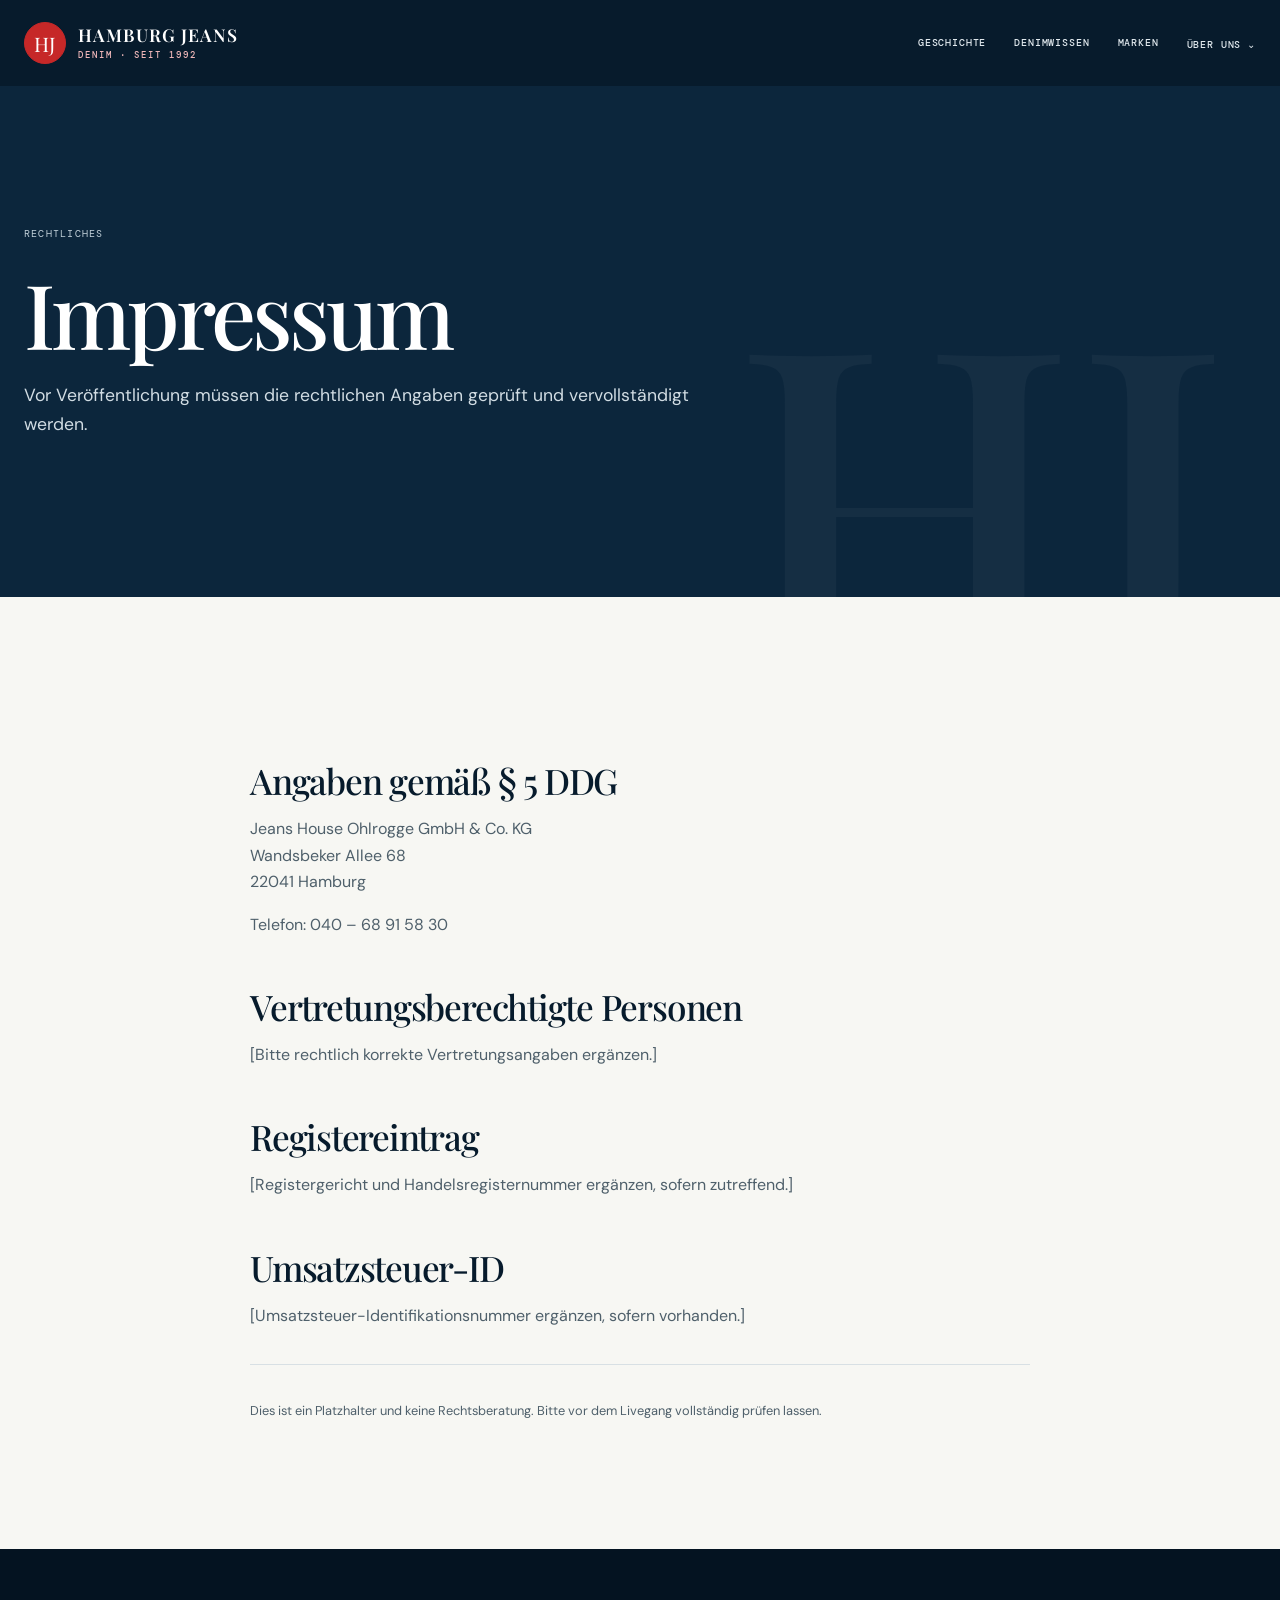
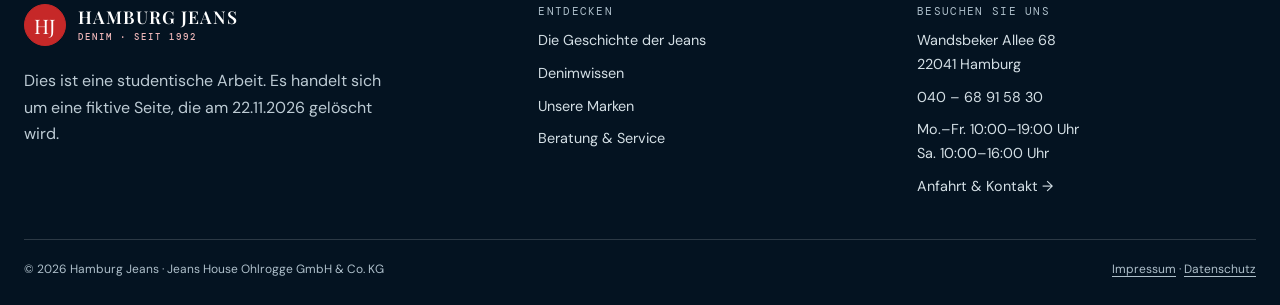
<file: impressum.html>
<!doctype html>
<html lang="de">
<head>
  <meta charset="utf-8">
  <meta name="viewport" content="width=device-width, initial-scale=1">
  <meta name="theme-color" content="#071b2c">
  <meta name="description" content="Hamburg Jeans in Wandsbek: persönliche Jeansberatung, große Markenauswahl und über 30 Jahre Erfahrung. Entdecken Sie die Geschichte und das Handwerk hinter Denim.">
  <title>Impressum | Hamburg Jeans</title>
  <link rel="stylesheet" href="styles.css">
</head>
<body>

<header class="site-header">
  <div class="wrap navbar">
    <a class="brand" href="index.html" aria-label="Hamburg Jeans – Startseite">
      <span class="brand-mark" aria-hidden="true">HJ</span>
      <span class="brand-name">HAMBURG JEANS<small>DENIM · SEIT 1992</small></span>
    </a>
    <button class="menu-toggle" type="button" aria-expanded="false" aria-controls="primary-nav">MENÜ ☰</button>
    <nav class="nav-links" id="primary-nav" aria-label="Hauptnavigation">
      <a href="geschichte.html">Geschichte</a>
      <a href="denimwissen.html">Denimwissen</a>
      <a href="marken.html">Marken</a>
      <div class="nav-dropdown">
        <a href="ueber-uns.html" class="dropdown-trigger" aria-haspopup="true">Über uns <span aria-hidden="true">⌄</span></a>
        <div class="dropdown-menu">
          <a href="service.html">Service</a>
          <a href="kontakt.html">Kontakt</a>
        </div>
      </div>
    </nav>
  </div>
</header>


<main><section class="page-hero"><div class="wrap"><div class="breadcrumb">Rechtliches</div><h1>Impressum</h1><p>Vor Veröffentlichung müssen die rechtlichen Angaben geprüft und vervollständigt werden.</p></div></section><section class="section"><div class="wrap article-body"><h2>Angaben gemäß § 5 DDG</h2><p>Jeans House Ohlrogge GmbH & Co. KG<br>Wandsbeker Allee 68<br>22041 Hamburg</p><p>Telefon: 040 – 68 91 58 30</p><h2>Vertretungsberechtigte Personen</h2><p>[Bitte rechtlich korrekte Vertretungsangaben ergänzen.]</p><h2>Registereintrag</h2><p>[Registergericht und Handelsregisternummer ergänzen, sofern zutreffend.]</p><h2>Umsatzsteuer-ID</h2><p>[Umsatzsteuer-Identifikationsnummer ergänzen, sofern vorhanden.]</p><hr><p class="notice">Dies ist ein Platzhalter und keine Rechtsberatung. Bitte vor dem Livegang vollständig prüfen lassen.</p></div></section></main>


<footer class="site-footer">
  <div class="wrap">
    <div class="footer-top">
      <div>
        <a class="brand" href="index.html"><span class="brand-mark">HJ</span><span class="brand-name">HAMBURG JEANS<small>DENIM · SEIT 1992</small></span></a>
        <p style="max-width:360px;color:#bdcbd4;margin-top:22px">Dies ist eine studentische Arbeit. Es handelt sich um eine fiktive Seite, die am 22.11.2026 gelöscht wird.</p>
      </div>
      <div><h3>Entdecken</h3><div class="footer-links"><a href="geschichte.html">Die Geschichte der Jeans</a><a href="denimwissen.html">Denimwissen</a><a href="marken.html">Unsere Marken</a><a href="service.html">Beratung & Service</a></div></div>
      <div><h3>Besuchen Sie uns</h3><div class="footer-links"><span>Wandsbeker Allee 68<br>22041 Hamburg</span><a href="tel:+494068915830">040 – 68 91 58 30</a><span>Mo.–Fr. 10:00–19:00 Uhr<br>Sa. 10:00–16:00 Uhr</span><a href="kontakt.html">Anfahrt & Kontakt →</a></div></div>
    </div>
    <div class="footer-bottom"><span>© <span data-year></span> Hamburg Jeans · Jeans House Ohlrogge GmbH & Co. KG</span><span><a href="impressum.html">Impressum</a> · <a href="datenschutz.html">Datenschutz</a></span></div>
  </div>
</footer>
<script src="script.js"></script>

</body>
</html>
</file>
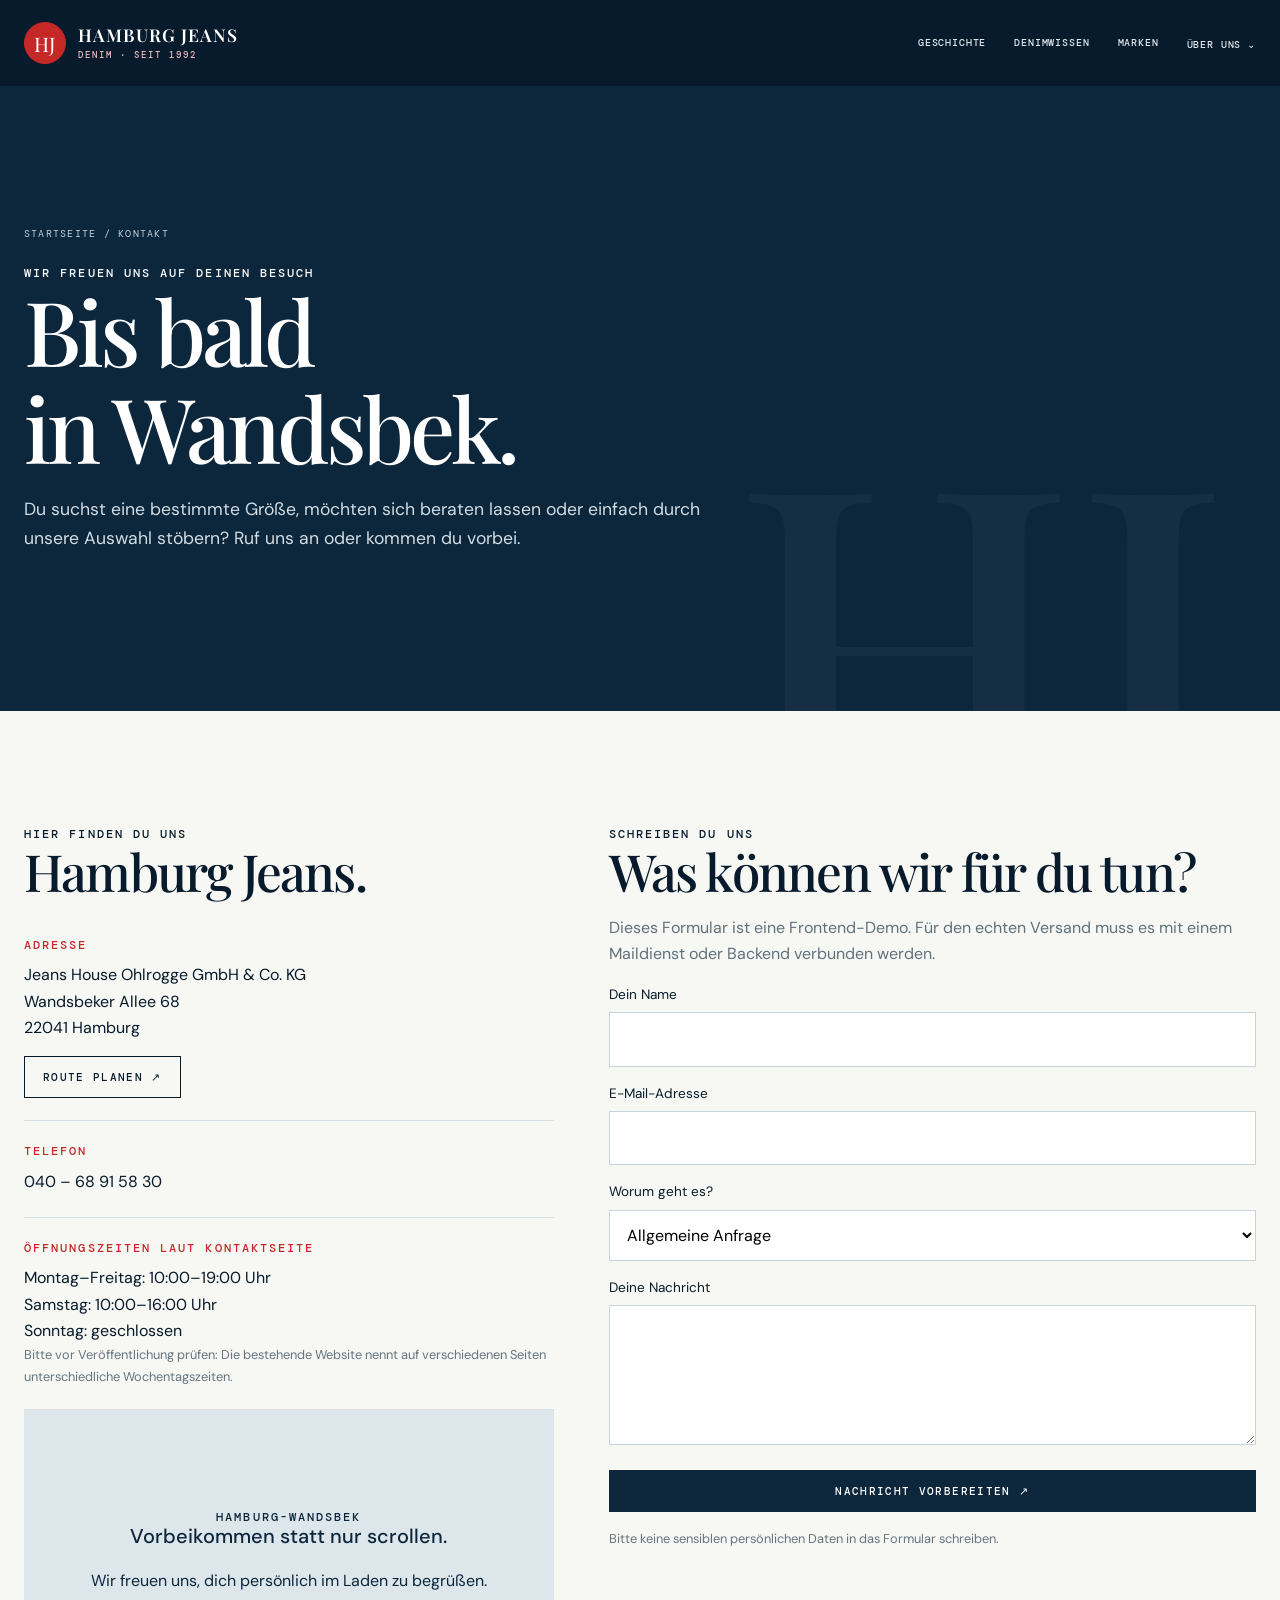
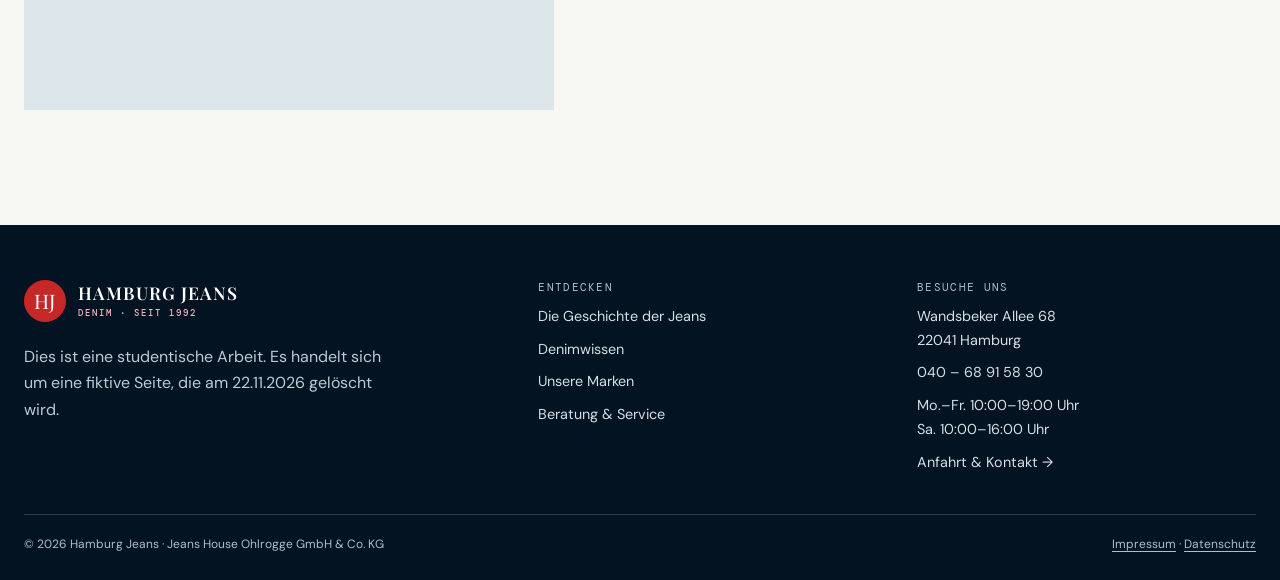
<file: kontakt.html>
<!doctype html>
<html lang="de">
<head>
  <meta charset="utf-8">
  <meta name="viewport" content="width=device-width, initial-scale=1">
  <meta name="theme-color" content="#071b2c">
  <meta name="description" content="Hamburg Jeans in Wandsbek: persönliche Jeansberatung, große Markenauswahl und über 30 Jahre Erfahrung. Entdecke die Geschichte und das Handwerk hinter Denim.">
  <title>Kontakt & Öffnungszeiten | Hamburg Jeans</title>
  <link rel="stylesheet" href="styles.css">
</head>
<body>

<header class="site-header">
  <div class="wrap navbar">
    <a class="brand" href="index.html" aria-label="Hamburg Jeans – Startseite">
      <span class="brand-mark" aria-hidden="true">HJ</span>
      <span class="brand-name">HAMBURG JEANS<small>DENIM · SEIT 1992</small></span>
    </a>
    <button class="menu-toggle" type="button" aria-expanded="false" aria-controls="primary-nav">MENÜ ☰</button>
    <nav class="nav-links" id="primary-nav" aria-label="Hauptnavigation">
      <a href="geschichte.html">Geschichte</a>
      <a href="denimwissen.html">Denimwissen</a>
      <a href="marken.html">Marken</a>
      <div class="nav-dropdown">
        <a href="ueber-uns.html" class="dropdown-trigger" aria-haspopup="true">Über uns <span aria-hidden="true">⌄</span></a>
        <div class="dropdown-menu">
          <a href="service.html">Service</a>
          <a href="kontakt.html">Kontakt</a>
        </div>
      </div>
    </nav>
  </div>
</header>


<main><section class="page-hero"><div class="wrap"><div class="breadcrumb">Startseite / Kontakt</div><div class="eyebrow">Wir freuen uns auf deinen Besuch</div><h1>Bis bald<br>in Wandsbek.</h1><p>Du suchst eine bestimmte Größe, möchten sich beraten lassen oder einfach durch unsere Auswahl stöbern? Ruf uns an oder kommen du vorbei.</p></div></section>
<section class="section"><div class="wrap contact-grid"><div><div class="eyebrow">Hier finden du uns</div><h2>Hamburg Jeans.</h2><div class="contact-item"><div class="eyebrow">Adresse</div><p>Jeans House Ohlrogge GmbH & Co. KG<br>Wandsbeker Allee 68<br>22041 Hamburg</p><a class="btn btn-dark" style="margin-top:15px" target="_blank" rel="noopener" href="https://www.google.com/maps/search/?api=1&query=Wandsbeker+Allee+68+22041+Hamburg">Route planen ↗</a></div><div class="contact-item"><div class="eyebrow">Telefon</div><p><a href="tel:+494068915830">040 – 68 91 58 30</a></p></div><div class="contact-item"><div class="eyebrow">Öffnungszeiten laut Kontaktseite</div><p>Montag–Freitag: 10:00–19:00 Uhr<br>Samstag: 10:00–16:00 Uhr<br>Sonntag: geschlossen</p><p class="notice">Bitte vor Veröffentlichung prüfen: Die bestehende Website nennt auf verschiedenen Seiten unterschiedliche Wochentagszeiten.</p></div><div class="map-placeholder"><div><div class="eyebrow">Hamburg-Wandsbek</div><h3>Vorbeikommen statt nur scrollen.</h3><p>Wir freuen uns, dich persönlich im Laden zu begrüßen.</p></div></div></div>
<div><div class="eyebrow">Schreiben du uns</div><h2>Was können wir für du tun?</h2><p class="muted">Dieses Formular ist eine Frontend-Demo. Für den echten Versand muss es mit einem Maildienst oder Backend verbunden werden.</p>
<form class="contact-form" data-demo-form><div><label for="name">Dein Name</label><input id="name" name="name" autocomplete="name" required></div><div><label for="email">E-Mail-Adresse</label><input id="email" name="email" type="email" autocomplete="email" required></div><div><label for="topic">Worum geht es?</label><select id="topic" name="topic"><option>Allgemeine Anfrage</option><option>Marke oder Modell</option><option>Größe und Passform</option><option>Öffnungszeiten und Anfahrt</option></select></div><div><label for="message">Deine Nachricht</label><textarea id="message" name="message" required></textarea></div><button class="btn btn-fill" type="submit">Nachricht vorbereiten ↗</button><p class="notice" data-form-note aria-live="polite">Bitte keine sensiblen persönlichen Daten in das Formular schreiben.</p></form></div></div></section></main>


<footer class="site-footer">
  <div class="wrap">
    <div class="footer-top">
      <div>
        <a class="brand" href="index.html"><span class="brand-mark">HJ</span><span class="brand-name">HAMBURG JEANS<small>DENIM · SEIT 1992</small></span></a>
        <p style="max-width:360px;color:#bdcbd4;margin-top:22px">Dies ist eine studentische Arbeit. Es handelt sich um eine fiktive Seite, die am 22.11.2026 gelöscht wird.</p>
      </div>
      <div><h3>Entdecken</h3><div class="footer-links"><a href="geschichte.html">Die Geschichte der Jeans</a><a href="denimwissen.html">Denimwissen</a><a href="marken.html">Unsere Marken</a><a href="service.html">Beratung & Service</a></div></div>
      <div><h3>Besuche uns</h3><div class="footer-links"><span>Wandsbeker Allee 68<br>22041 Hamburg</span><a href="tel:+494068915830">040 – 68 91 58 30</a><span>Mo.–Fr. 10:00–19:00 Uhr<br>Sa. 10:00–16:00 Uhr</span><a href="kontakt.html">Anfahrt & Kontakt →</a></div></div>
    </div>
    <div class="footer-bottom"><span>© <span data-year></span> Hamburg Jeans · Jeans House Ohlrogge GmbH & Co. KG</span><span><a href="impressum.html">Impressum</a> · <a href="datenschutz.html">Datenschutz</a></span></div>
  </div>
</footer>
<script src="script.js"></script>

</body>
</html>
</file>
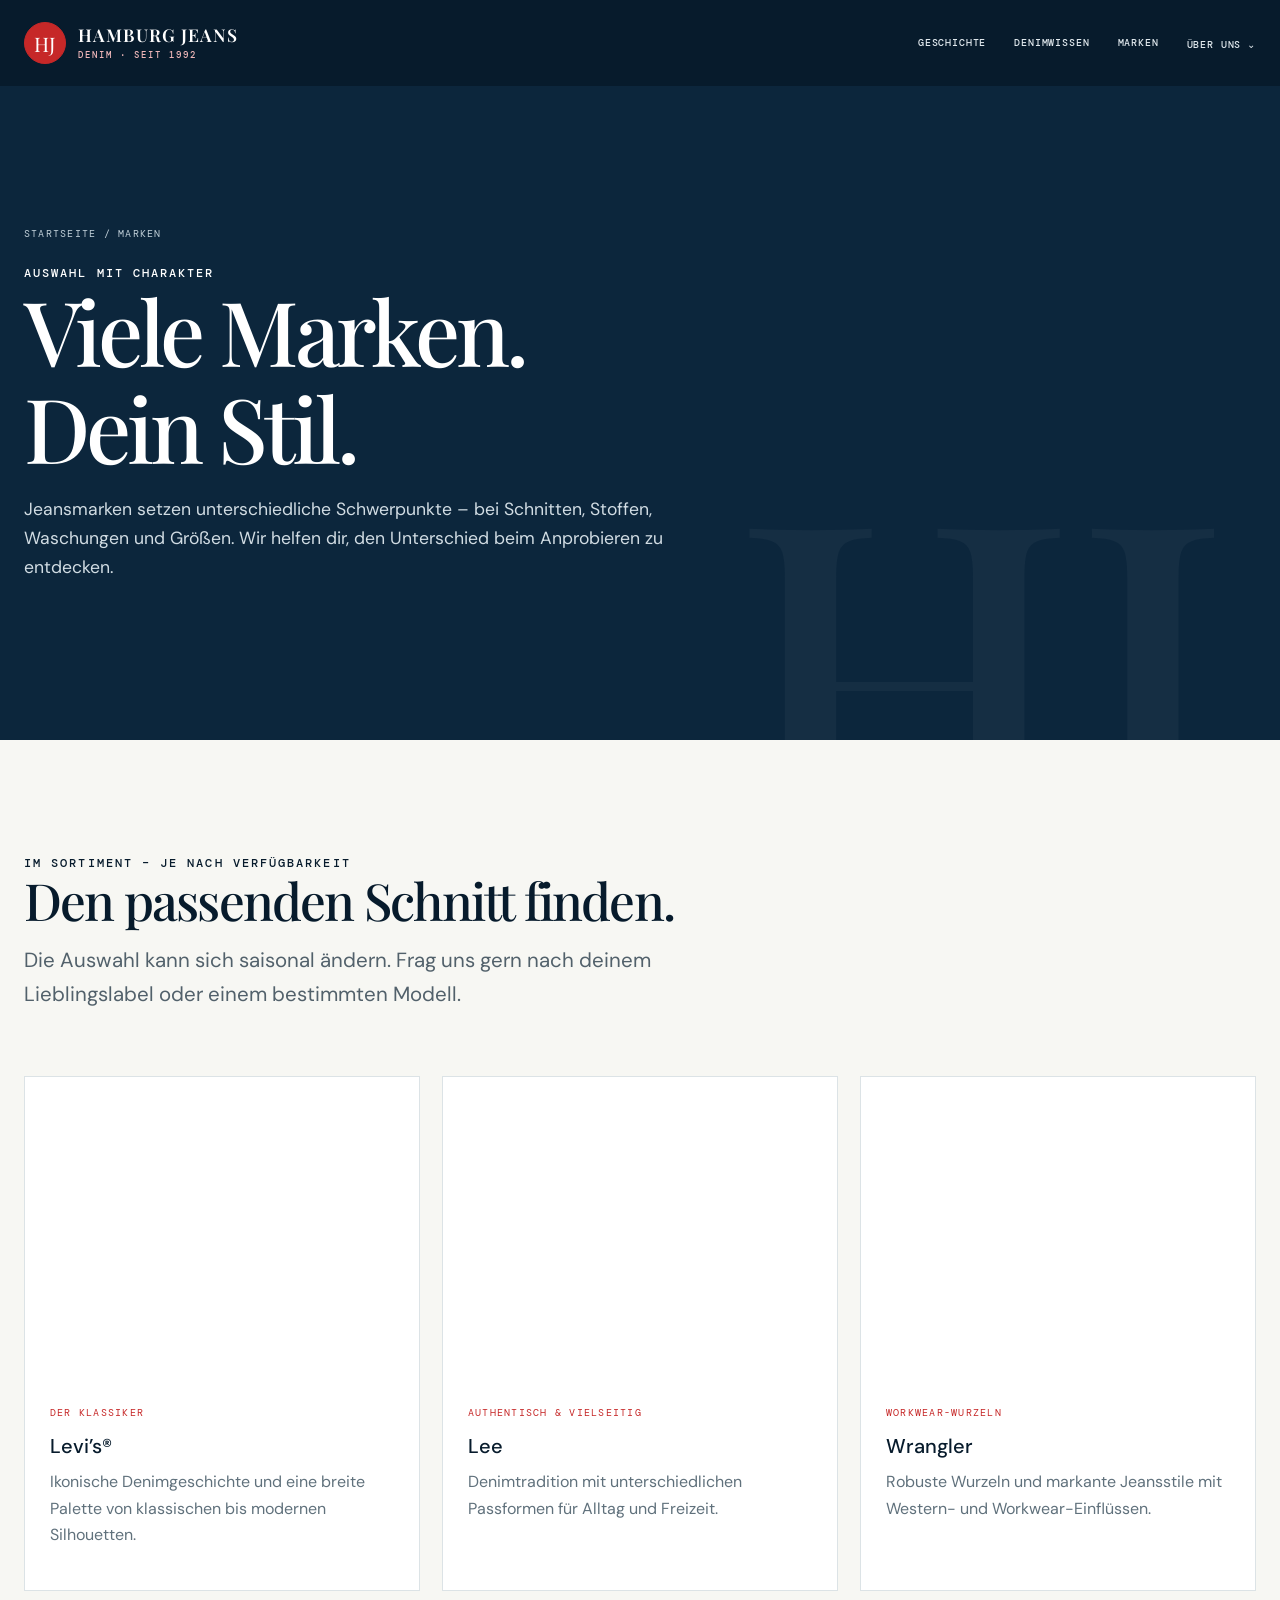
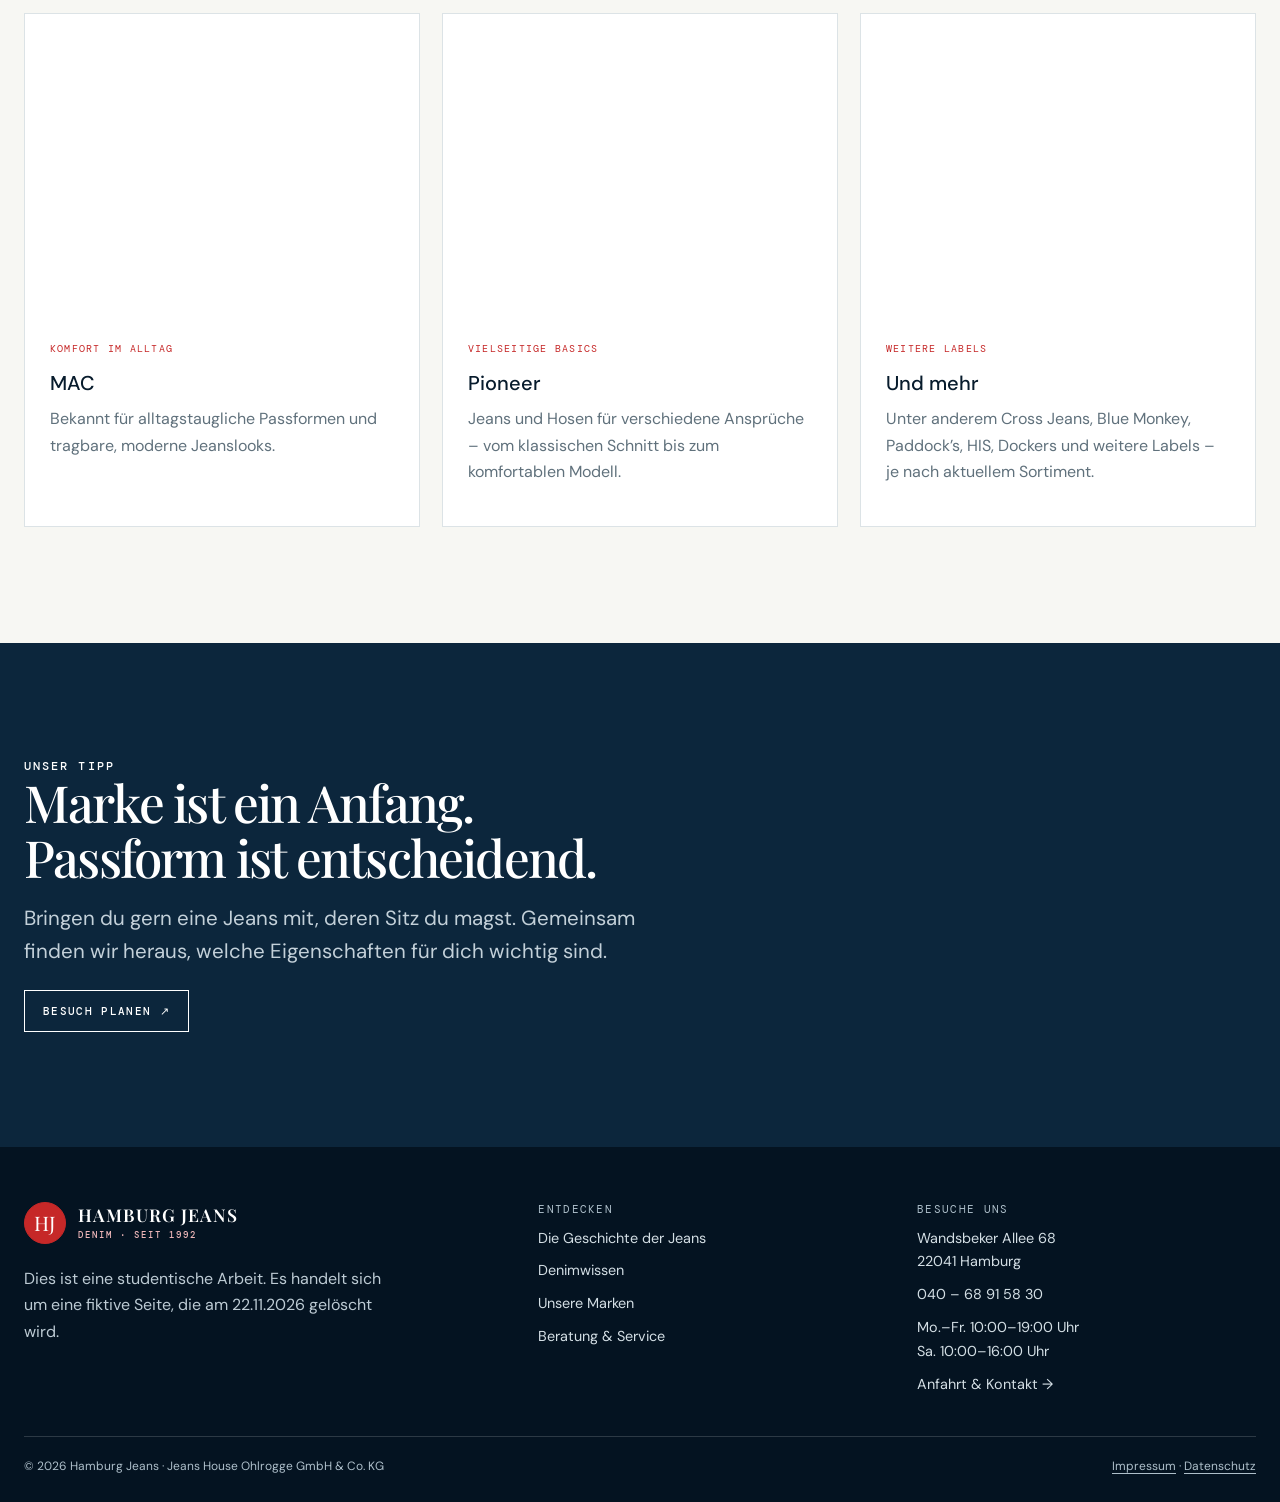
<file: marken.html>
<!doctype html>
<html lang="de">
<head>
  <meta charset="utf-8">
  <meta name="viewport" content="width=device-width, initial-scale=1">
  <meta name="theme-color" content="#071b2c">
  <meta name="description" content="Hamburg Jeans in Wandsbek: persönliche Jeansberatung, große Markenauswahl und über 30 Jahre Erfahrung. Entdecke die Geschichte und das Handwerk hinter Denim.">
  <title>Marken | Hamburg Jeans</title>
  <link rel="stylesheet" href="styles.css">
</head>
<body>

<header class="site-header">
  <div class="wrap navbar">
    <a class="brand" href="index.html" aria-label="Hamburg Jeans – Startseite">
      <span class="brand-mark" aria-hidden="true">HJ</span>
      <span class="brand-name">HAMBURG JEANS<small>DENIM · SEIT 1992</small></span>
    </a>
    <button class="menu-toggle" type="button" aria-expanded="false" aria-controls="primary-nav">MENÜ ☰</button>
    <nav class="nav-links" id="primary-nav" aria-label="Hauptnavigation">
      <a href="geschichte.html">Geschichte</a>
      <a href="denimwissen.html">Denimwissen</a>
      <a href="marken.html">Marken</a>
      <div class="nav-dropdown">
        <a href="ueber-uns.html" class="dropdown-trigger" aria-haspopup="true">Über uns <span aria-hidden="true">⌄</span></a>
        <div class="dropdown-menu">
          <a href="service.html">Service</a>
          <a href="kontakt.html">Kontakt</a>
        </div>
      </div>
    </nav>
  </div>
</header>


<main><section class="page-hero"><div class="wrap"><div class="breadcrumb">Startseite / Marken</div><div class="eyebrow">Auswahl mit Charakter</div><h1>Viele Marken.<br>Dein Stil.</h1><p>Jeansmarken setzen unterschiedliche Schwerpunkte – bei Schnitten, Stoffen, Waschungen und Größen. Wir helfen dir, den Unterschied beim Anprobieren zu entdecken.</p></div></section>
<section class="section"><div class="wrap"><div class="section-head"><div><div class="eyebrow">Im Sortiment – je nach Verfügbarkeit</div><h2>Den passenden Schnitt finden.</h2><p class="lead">Die Auswahl kann sich saisonal ändern. Frag uns gern nach deinem Lieblingslabel oder einem bestimmten Modell.</p></div></div>
<div class="cards">
<article class="card"><div class="card-image" style="background-image:url('https://images.unsplash.com/photo-1542272604-787c3835535d?auto=format&fit=crop&w=900&q=80')"></div><div class="card-body"><span class="card-kicker">Der Klassiker</span><h3>Levi’s®</h3><p>Ikonische Denimgeschichte und eine breite Palette von klassischen bis modernen Silhouetten.</p></div></article>
<article class="card"><div class="card-image" style="background-image:url('https://images.unsplash.com/photo-1541099649105-f69ad21f3246?auto=format&fit=crop&w=900&q=80')"></div><div class="card-body"><span class="card-kicker">Authentisch & vielseitig</span><h3>Lee</h3><p>Denimtradition mit unterschiedlichen Passformen für Alltag und Freizeit.</p></div></article>
<article class="card"><div class="card-image" style="background-image:url('https://images.unsplash.com/photo-1551488831-00ddcb6c6bd3?auto=format&fit=crop&w=900&q=80')"></div><div class="card-body"><span class="card-kicker">Workwear-Wurzeln</span><h3>Wrangler</h3><p>Robuste Wurzeln und markante Jeansstile mit Western- und Workwear-Einflüssen.</p></div></article>
<article class="card"><div class="card-image" style="background-image:url('https://images.unsplash.com/photo-1475178626620-a4d074967452?auto=format&fit=crop&w=900&q=80')"></div><div class="card-body"><span class="card-kicker">Komfort im Alltag</span><h3>MAC</h3><p>Bekannt für alltagstaugliche Passformen und tragbare, moderne Jeanslooks.</p></div></article>
<article class="card"><div class="card-image" style="background-image:url('https://images.unsplash.com/photo-1551698618-1dfe5d97d256?auto=format&fit=crop&w=900&q=80')"></div><div class="card-body"><span class="card-kicker">Vielseitige Basics</span><h3>Pioneer</h3><p>Jeans und Hosen für verschiedene Ansprüche – vom klassischen Schnitt bis zum komfortablen Modell.</p></div></article>
<article class="card"><div class="card-image" style="background-image:url('https://images.unsplash.com/photo-1544441893-675973e31985?auto=format&fit=crop&w=900&q=80')"></div><div class="card-body"><span class="card-kicker">Weitere Labels</span><h3>Und mehr</h3><p>Unter anderem Cross Jeans, Blue Monkey, Paddock’s, HIS, Dockers und weitere Labels – je nach aktuellem Sortiment.</p></div></article>
</div></div></section>
<section class="section section-blue"><div class="wrap"><div class="eyebrow">Unser Tipp</div><h2>Marke ist ein Anfang.<br>Passform ist entscheidend.</h2><p class="lead">Bringen du gern eine Jeans mit, deren Sitz du magst. Gemeinsam finden wir heraus, welche Eigenschaften für dich wichtig sind.</p><a class="btn btn-light" href="kontakt.html">Besuch planen ↗</a></div></section></main>


<footer class="site-footer">
  <div class="wrap">
    <div class="footer-top">
      <div>
        <a class="brand" href="index.html"><span class="brand-mark">HJ</span><span class="brand-name">HAMBURG JEANS<small>DENIM · SEIT 1992</small></span></a>
        <p style="max-width:360px;color:#bdcbd4;margin-top:22px">Dies ist eine studentische Arbeit. Es handelt sich um eine fiktive Seite, die am 22.11.2026 gelöscht wird.</p>
      </div>
      <div><h3>Entdecken</h3><div class="footer-links"><a href="geschichte.html">Die Geschichte der Jeans</a><a href="denimwissen.html">Denimwissen</a><a href="marken.html">Unsere Marken</a><a href="service.html">Beratung & Service</a></div></div>
      <div><h3>Besuche uns</h3><div class="footer-links"><span>Wandsbeker Allee 68<br>22041 Hamburg</span><a href="tel:+494068915830">040 – 68 91 58 30</a><span>Mo.–Fr. 10:00–19:00 Uhr<br>Sa. 10:00–16:00 Uhr</span><a href="kontakt.html">Anfahrt & Kontakt →</a></div></div>
    </div>
    <div class="footer-bottom"><span>© <span data-year></span> Hamburg Jeans · Jeans House Ohlrogge GmbH & Co. KG</span><span><a href="impressum.html">Impressum</a> · <a href="datenschutz.html">Datenschutz</a></span></div>
  </div>
</footer>
<script src="script.js"></script>

</body>
</html>
</file>
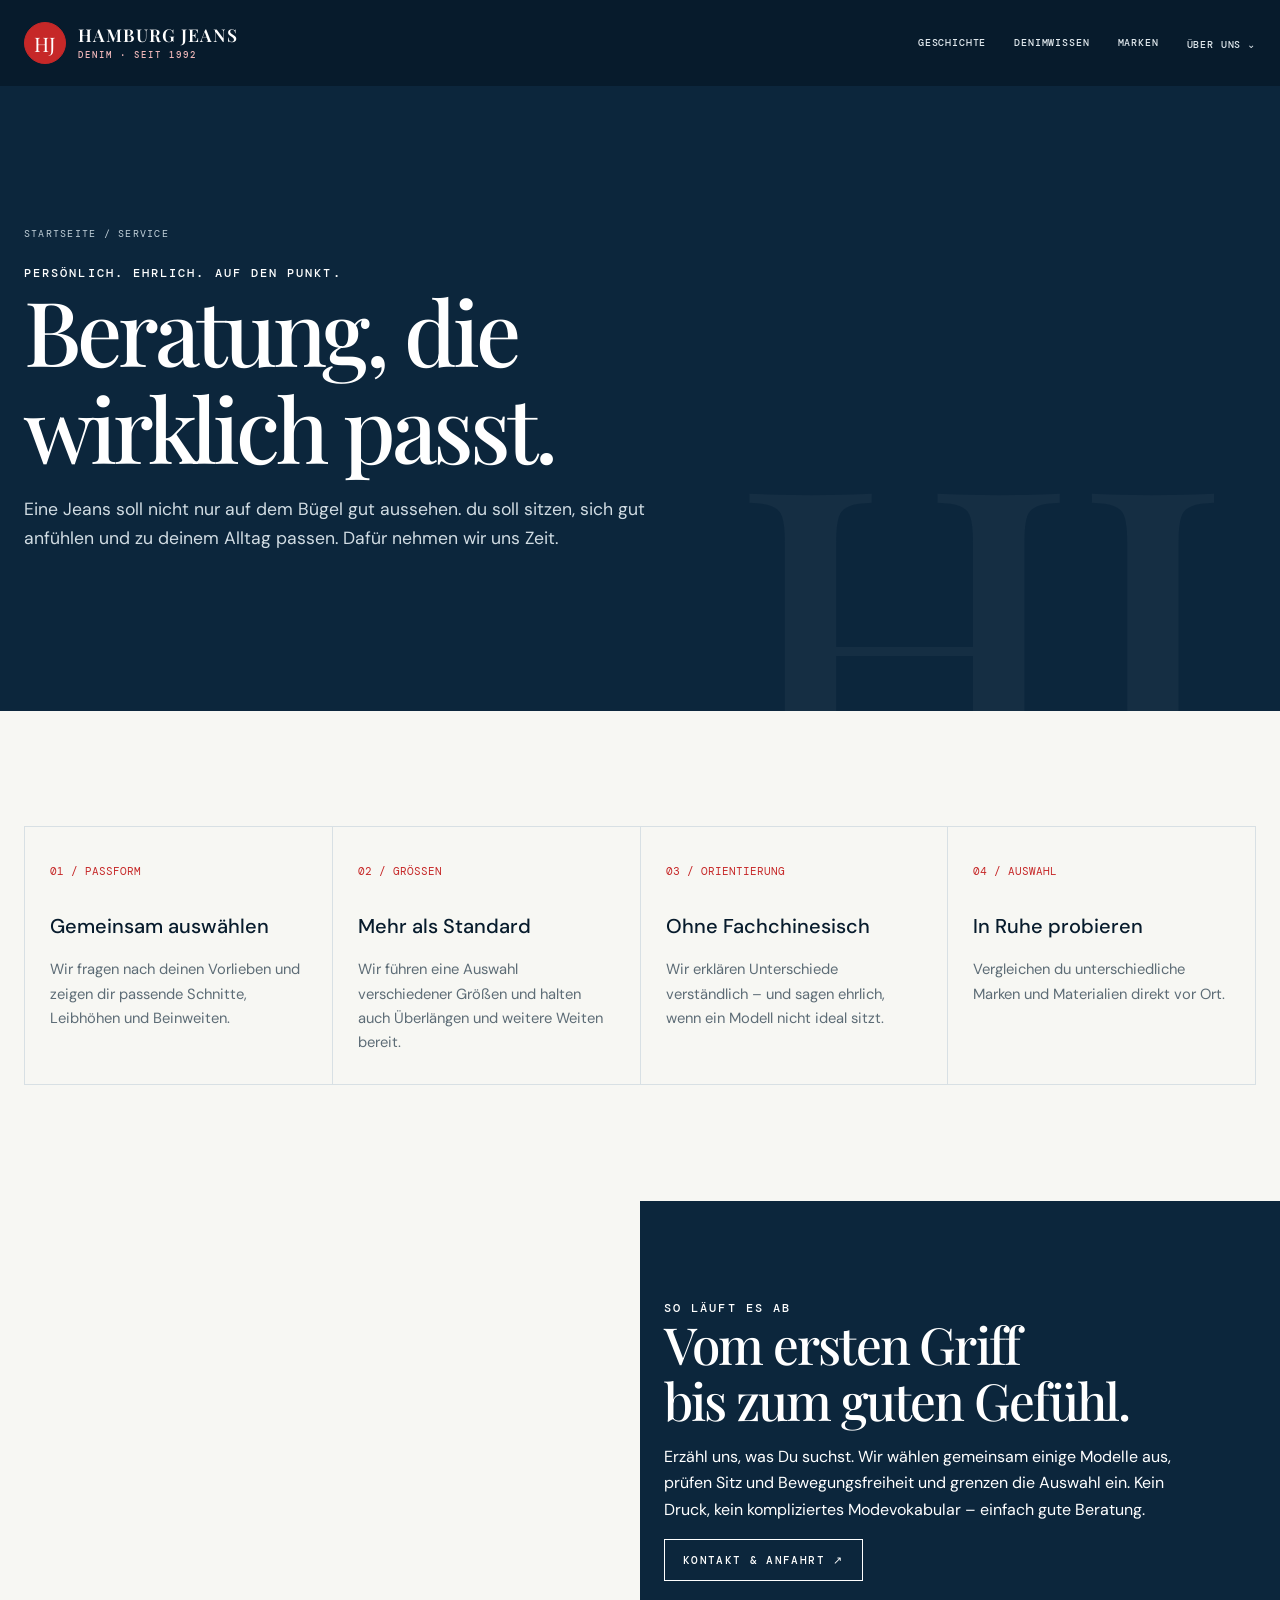
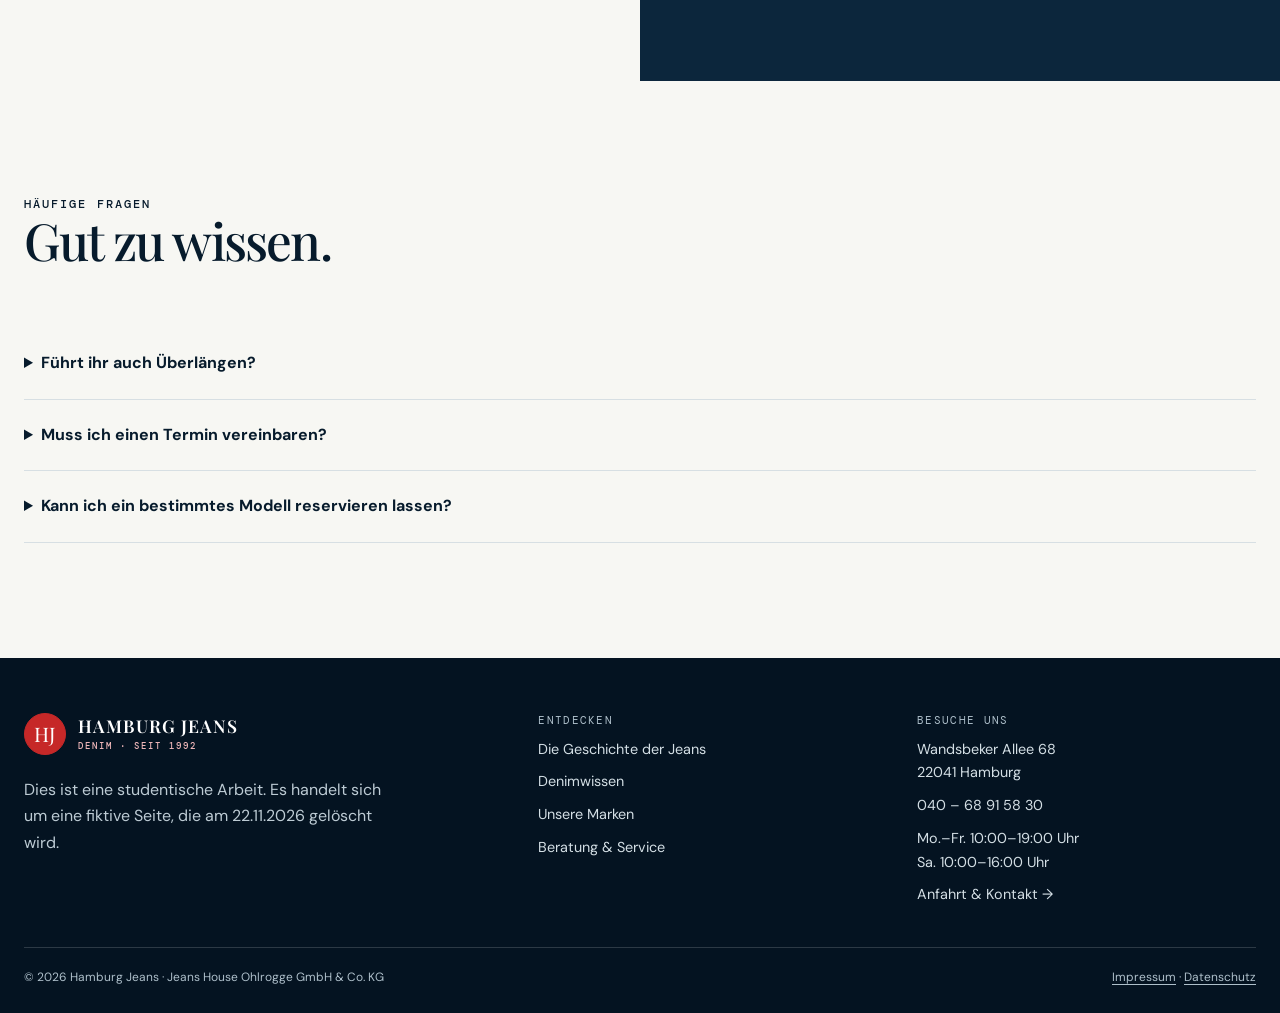
<file: service.html>
<!doctype html>
<html lang="de">
<head>
  <meta charset="utf-8">
  <meta name="viewport" content="width=device-width, initial-scale=1">
  <meta name="theme-color" content="#071b2c">
  <meta name="description" content="Hamburg Jeans in Wandsbek: persönliche Jeansberatung, große Markenauswahl und über 30 Jahre Erfahrung. Entdecke die Geschichte und das Handwerk hinter Denim.">
  <title>Service & Beratung | Hamburg Jeans</title>
  <link rel="stylesheet" href="styles.css">
</head>
<body>

<header class="site-header">
  <div class="wrap navbar">
    <a class="brand" href="index.html" aria-label="Hamburg Jeans – Startseite">
      <span class="brand-mark" aria-hidden="true">HJ</span>
      <span class="brand-name">HAMBURG JEANS<small>DENIM · SEIT 1992</small></span>
    </a>
    <button class="menu-toggle" type="button" aria-expanded="false" aria-controls="primary-nav">MENÜ ☰</button>
    <nav class="nav-links" id="primary-nav" aria-label="Hauptnavigation">
      <a href="geschichte.html">Geschichte</a>
      <a href="denimwissen.html">Denimwissen</a>
      <a href="marken.html">Marken</a>
      <div class="nav-dropdown">
        <a href="ueber-uns.html" class="dropdown-trigger" aria-haspopup="true">Über uns <span aria-hidden="true">⌄</span></a>
        <div class="dropdown-menu">
          <a href="service.html">Service</a>
          <a href="kontakt.html">Kontakt</a>
        </div>
      </div>
    </nav>
  </div>
</header>


<main><section class="page-hero"><div class="wrap"><div class="breadcrumb">Startseite / Service</div><div class="eyebrow">Persönlich. Ehrlich. Auf den Punkt.</div><h1>Beratung, die<br>wirklich passt.</h1><p>Eine Jeans soll nicht nur auf dem Bügel gut aussehen. du soll sitzen, sich gut anfühlen und zu deinem Alltag passen. Dafür nehmen wir uns Zeit.</p></div></section>
<section class="section"><div class="wrap"><div class="grid-4"><article class="feature"><span class="num">01 / PASSFORM</span><h3>Gemeinsam auswählen</h3><p>Wir fragen nach deinen Vorlieben und zeigen dir passende Schnitte, Leibhöhen und Beinweiten.</p></article><article class="feature"><span class="num">02 / GRÖSSEN</span><h3>Mehr als Standard</h3><p>Wir führen eine Auswahl verschiedener Größen und halten auch Überlängen und weitere Weiten bereit.</p></article><article class="feature"><span class="num">03 / ORIENTIERUNG</span><h3>Ohne Fachchinesisch</h3><p>Wir erklären Unterschiede verständlich – und sagen ehrlich, wenn ein Modell nicht ideal sitzt.</p></article><article class="feature"><span class="num">04 / AUSWAHL</span><h3>In Ruhe probieren</h3><p>Vergleichen du unterschiedliche Marken und Materialien direkt vor Ort.</p></article></div></div></section>
<section class="split"><div class="split-media" style="background-image:url('https://images.unsplash.com/photo-1551488831-00ddcb6c6bd3?auto=format&fit=crop&w=1200&q=85')"></div><div class="split-content section-blue"><div class="eyebrow">So läuft es ab</div><h2>Vom ersten Griff<br>bis zum guten Gefühl.</h2><p>Erzähl uns, was Du suchst. Wir wählen gemeinsam einige Modelle aus, prüfen Sitz und Bewegungsfreiheit und grenzen die Auswahl ein. Kein Druck, kein kompliziertes Modevokabular – einfach gute Beratung.</p><a class="btn btn-light" href="kontakt.html">Kontakt & Anfahrt ↗</a></div></section>
<section class="section"><div class="wrap"><div class="section-head"><div><div class="eyebrow">Häufige Fragen</div><h2>Gut zu wissen.</h2></div></div><details class="contact-item"><summary><strong>Führt ihr auch Überlängen?</strong></summary><p>Ja, laut bisheriger Sortimentsbeschreibung sind ausgewählte Überlängen bis 38 Inch Länge sowie verschiedene Weiten verfügbar. Frag am besten telefonisch nach der aktuellen Auswahl.</p></details><details class="contact-item"><summary><strong>Muss ich einen Termin vereinbaren?</strong></summary><p>Für einen normalen Einkauf können du während der Öffnungszeiten vorbeikommen. Wenn du eine bestimmte Marke oder Größe suchen, rufen du gern vorher an.</p></details><details class="contact-item"><summary><strong>Kann ich ein bestimmtes Modell reservieren lassen?</strong></summary><p>Sprich uns bitte telefonisch an. Ob ein Modell verfügbar oder reservierbar ist, hängt vom aktuellen Bestand ab.</p></details></div></section></main>


<footer class="site-footer">
  <div class="wrap">
    <div class="footer-top">
      <div>
        <a class="brand" href="index.html"><span class="brand-mark">HJ</span><span class="brand-name">HAMBURG JEANS<small>DENIM · SEIT 1992</small></span></a>
        <p style="max-width:360px;color:#bdcbd4;margin-top:22px">Dies ist eine studentische Arbeit. Es handelt sich um eine fiktive Seite, die am 22.11.2026 gelöscht wird.</p>
      </div>
      <div><h3>Entdecken</h3><div class="footer-links"><a href="geschichte.html">Die Geschichte der Jeans</a><a href="denimwissen.html">Denimwissen</a><a href="marken.html">Unsere Marken</a><a href="service.html">Beratung & Service</a></div></div>
      <div><h3>Besuche uns</h3><div class="footer-links"><span>Wandsbeker Allee 68<br>22041 Hamburg</span><a href="tel:+494068915830">040 – 68 91 58 30</a><span>Mo.–Fr. 10:00–19:00 Uhr<br>Sa. 10:00–16:00 Uhr</span><a href="kontakt.html">Anfahrt & Kontakt →</a></div></div>
    </div>
    <div class="footer-bottom"><span>© <span data-year></span> Hamburg Jeans · Jeans House Ohlrogge GmbH & Co. KG</span><span><a href="impressum.html">Impressum</a> · <a href="datenschutz.html">Datenschutz</a></span></div>
  </div>
</footer>
<script src="script.js"></script>

</body>
</html>
</file>
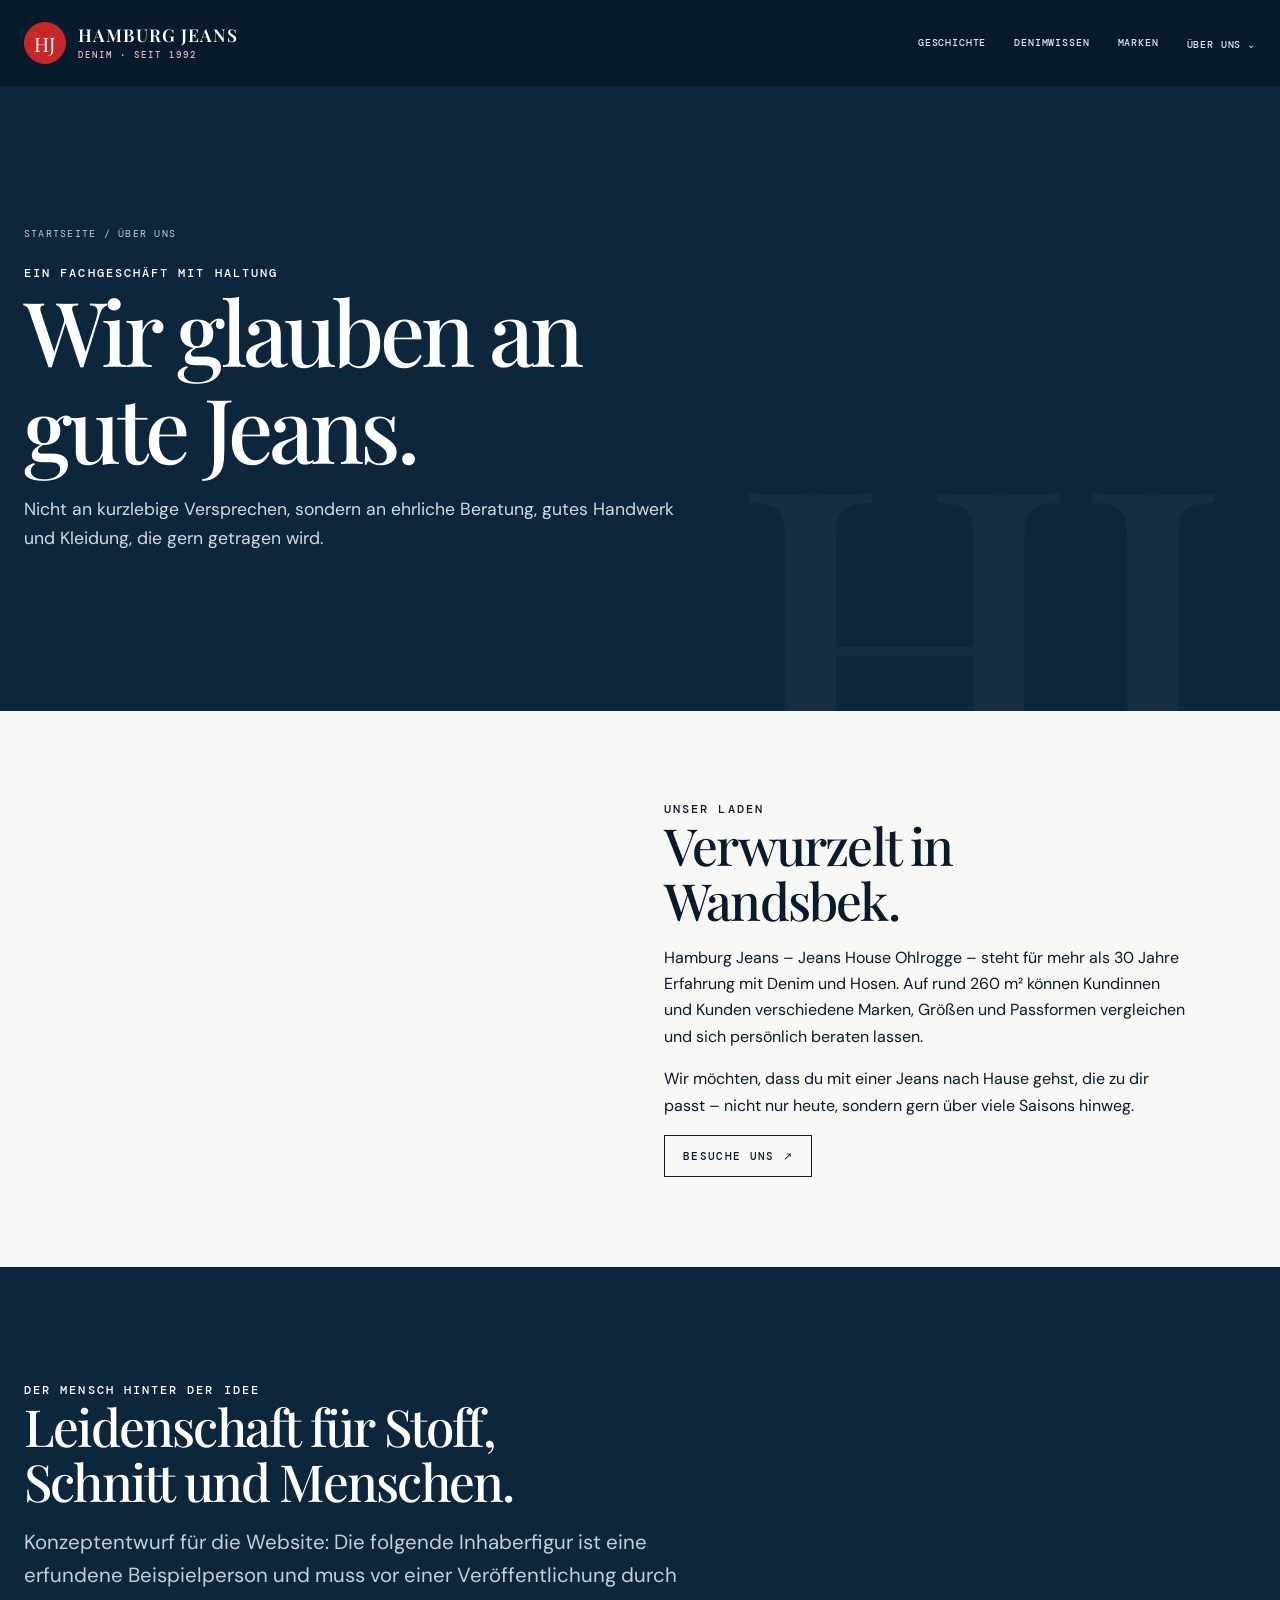
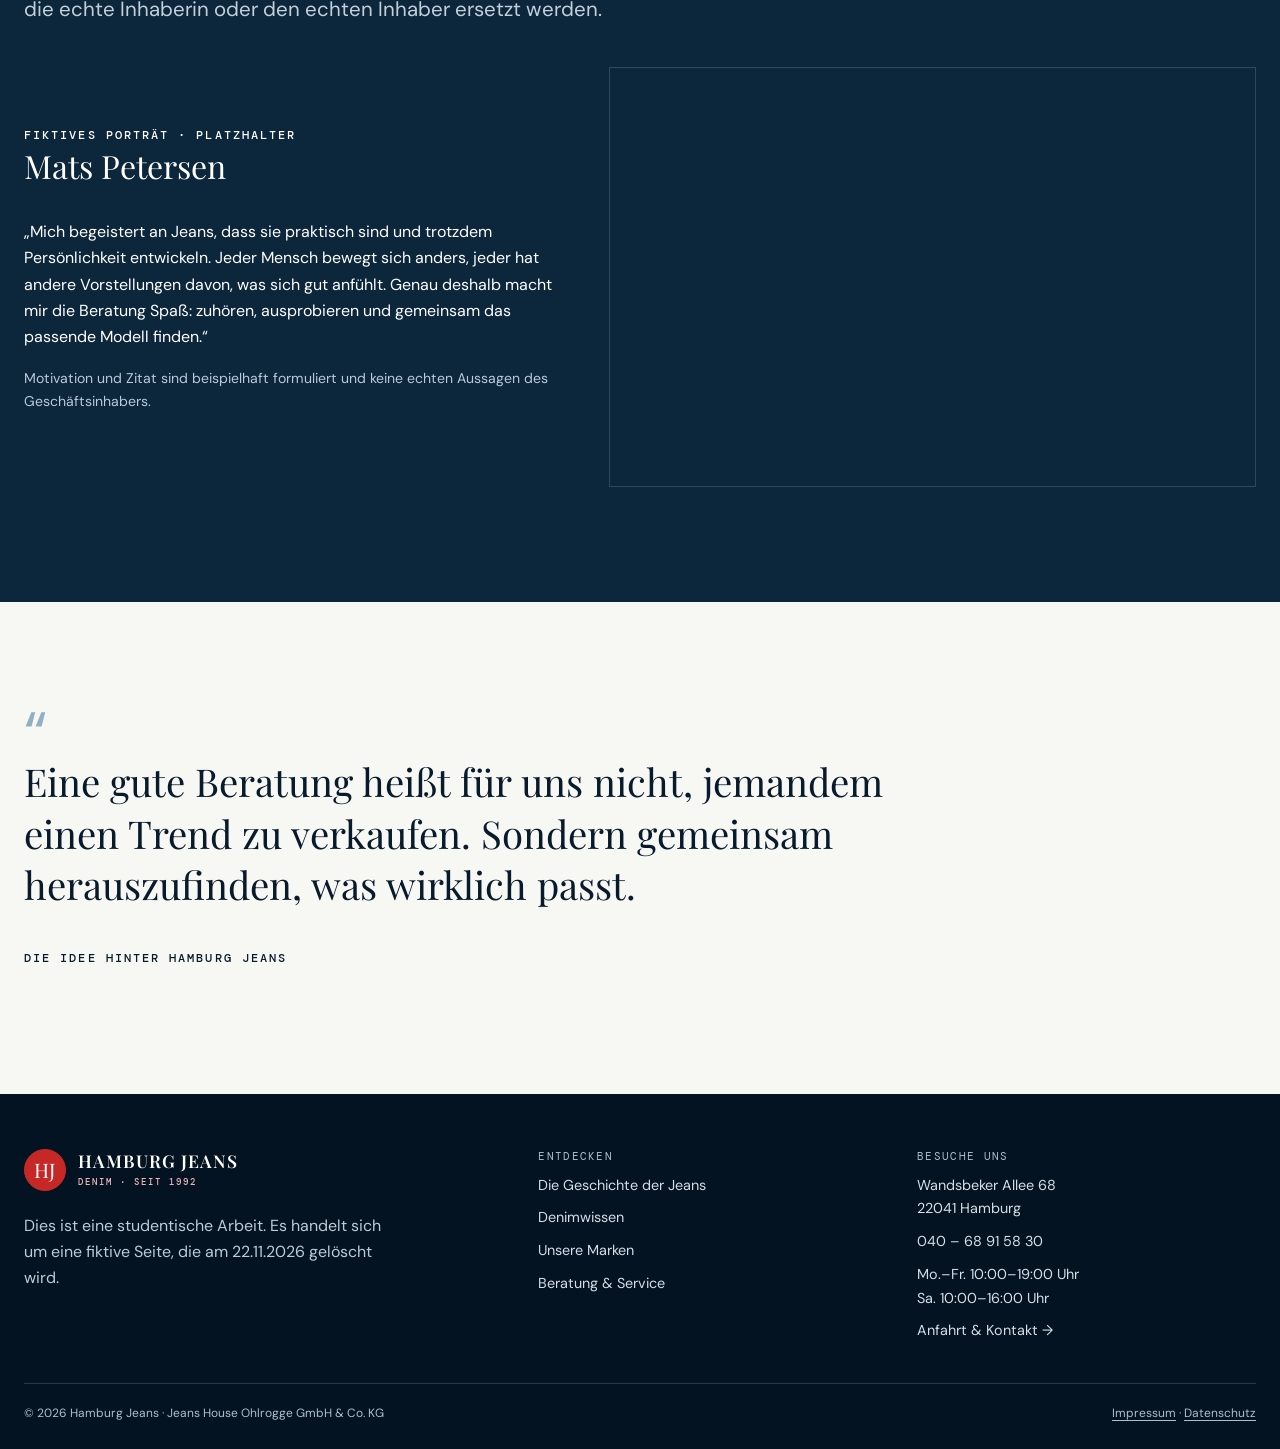
<file: ueber-uns.html>
<!doctype html>
<html lang="de">
<head>
  <meta charset="utf-8">
  <meta name="viewport" content="width=device-width, initial-scale=1">
  <meta name="theme-color" content="#071b2c">
  <meta name="description" content="Hamburg Jeans in Wandsbek: persönliche Jeansberatung, große Markenauswahl und über 30 Jahre Erfahrung. Entdecke die Geschichte und das Handwerk hinter Denim.">
  <title>Über uns | Hamburg Jeans</title>
  <link rel="stylesheet" href="styles.css">
</head>
<body>

<header class="site-header">
  <div class="wrap navbar">
    <a class="brand" href="index.html" aria-label="Hamburg Jeans – Startseite">
      <span class="brand-mark" aria-hidden="true">HJ</span>
      <span class="brand-name">HAMBURG JEANS<small>DENIM · SEIT 1992</small></span>
    </a>
    <button class="menu-toggle" type="button" aria-expanded="false" aria-controls="primary-nav">MENÜ ☰</button>
    <nav class="nav-links" id="primary-nav" aria-label="Hauptnavigation">
      <a href="geschichte.html">Geschichte</a>
      <a href="denimwissen.html">Denimwissen</a>
      <a href="marken.html">Marken</a>
      <div class="nav-dropdown">
        <a href="ueber-uns.html" class="dropdown-trigger" aria-haspopup="true">Über uns <span aria-hidden="true">⌄</span></a>
        <div class="dropdown-menu">
          <a href="service.html">Service</a>
          <a href="kontakt.html">Kontakt</a>
        </div>
      </div>
    </nav>
  </div>
</header>


<main><section class="page-hero"><div class="wrap"><div class="breadcrumb">Startseite / Über uns</div><div class="eyebrow">Ein Fachgeschäft mit Haltung</div><h1>Wir glauben an<br>gute Jeans.</h1><p>Nicht an kurzlebige Versprechen, sondern an ehrliche Beratung, gutes Handwerk und Kleidung, die gern getragen wird.</p></div></section>
<section class="split"><div class="split-media" style="background-image:url('https://images.unsplash.com/photo-1551488831-00ddcb6c6bd3?auto=format&fit=crop&w=1200&q=85')"></div><div class="split-content"><div class="eyebrow">Unser Laden</div><h2>Verwurzelt in Wandsbek.</h2><p>Hamburg Jeans – Jeans House Ohlrogge – steht für mehr als 30 Jahre Erfahrung mit Denim und Hosen. Auf rund 260 m² können Kundinnen und Kunden verschiedene Marken, Größen und Passformen vergleichen und sich persönlich beraten lassen.</p><p>Wir möchten, dass du mit einer Jeans nach Hause gehst, die zu dir passt – nicht nur heute, sondern gern über viele Saisons hinweg.</p><a class="btn btn-dark" href="kontakt.html">Besuche uns ↗</a></div></section>
<section class="section section-blue"><div class="wrap"><div class="eyebrow">Der Mensch hinter der Idee</div><h2>Leidenschaft für Stoff,<br>Schnitt und Menschen.</h2><p class="lead">Konzeptentwurf für die Website: Die folgende Inhaberfigur ist eine erfundene Beispielperson und muss vor einer Veröffentlichung durch die echte Inhaberin oder den echten Inhaber ersetzt werden.</p><div class="contact-grid" style="margin-top:40px;align-items:center"><div><div class="eyebrow">Fiktives Porträt · Platzhalter</div><h3 style="font:2rem var(--serif)">Mats Petersen</h3><p>„Mich begeistert an Jeans, dass sie praktisch sind und trotzdem Persönlichkeit entwickeln. Jeder Mensch bewegt sich anders, jeder hat andere Vorstellungen davon, was sich gut anfühlt. Genau deshalb macht mir die Beratung Spaß: zuhören, ausprobieren und gemeinsam das passende Modell finden.“</p><p class="small" style="color:#b9cbd6">Motivation und Zitat sind beispielhaft formuliert und keine echten Aussagen des Geschäftsinhabers.</p></div><div class="split-media" style="min-height:420px;background-image:url('https://images.unsplash.com/photo-1500648767791-00dcc994a43e?auto=format&fit=crop&w=1000&q=85');border:1px solid rgba(255,255,255,.15)" role="img" aria-label="Symbolisches Porträtfoto als Platzhalter"></div></div></div></section>
<section class="section"><div class="wrap"><div class="quote-mark">“</div><p class="quote">Eine gute Beratung heißt für uns nicht, jemandem einen Trend zu verkaufen. Sondern gemeinsam herauszufinden, was wirklich passt.</p><p class="eyebrow">Die Idee hinter Hamburg Jeans</p></div></section></main>


<footer class="site-footer">
  <div class="wrap">
    <div class="footer-top">
      <div>
        <a class="brand" href="index.html"><span class="brand-mark">HJ</span><span class="brand-name">HAMBURG JEANS<small>DENIM · SEIT 1992</small></span></a>
        <p style="max-width:360px;color:#bdcbd4;margin-top:22px">Dies ist eine studentische Arbeit. Es handelt sich um eine fiktive Seite, die am 22.11.2026 gelöscht wird.</p>
      </div>
      <div><h3>Entdecken</h3><div class="footer-links"><a href="geschichte.html">Die Geschichte der Jeans</a><a href="denimwissen.html">Denimwissen</a><a href="marken.html">Unsere Marken</a><a href="service.html">Beratung & Service</a></div></div>
      <div><h3>Besuche uns</h3><div class="footer-links"><span>Wandsbeker Allee 68<br>22041 Hamburg</span><a href="tel:+494068915830">040 – 68 91 58 30</a><span>Mo.–Fr. 10:00–19:00 Uhr<br>Sa. 10:00–16:00 Uhr</span><a href="kontakt.html">Anfahrt & Kontakt →</a></div></div>
    </div>
    <div class="footer-bottom"><span>© <span data-year></span> Hamburg Jeans · Jeans House Ohlrogge GmbH & Co. KG</span><span><a href="impressum.html">Impressum</a> · <a href="datenschutz.html">Datenschutz</a></span></div>
  </div>
</footer>
<script src="script.js"></script>

</body>
</html>
</file>
<file: styles.css>
@import url('https://fonts.googleapis.com/css2?family=DM+Mono:wght@400;500&family=DM+Sans:wght@400;500;600;700&family=Playfair+Display:wght@500;600;700&display=swap');

:root {
  --ink: #071b2c;
  --navy: #0c263c;
  --blue: #173e5d;
  --denim: #315c7b;
  --accent: #c62828;
  --accent-dark: #a91f24;
  --indigo: #203e5a;
  --ice: #e8eef1;
  --paper: #f7f7f3;
  --white: #fff;
  --muted: #a9bac7;
  --line: rgba(255,255,255,.18);
  --serif: "Playfair Display", Georgia, serif;
  --sans: "DM Sans", Arial, sans-serif;
  --mono: "DM Mono", monospace;
  --max: 1240px;
}
* { box-sizing: border-box; }
html { scroll-behavior: smooth; }
body { margin: 0; color: var(--ink); background: var(--paper); font-family: var(--sans); line-height: 1.65; }
img { display: block; max-width: 100%; }
a { color: inherit; text-decoration: none; }
button, input, textarea, select { font: inherit; }
button, a { -webkit-tap-highlight-color: transparent; }
.wrap { width: min(var(--max), calc(100% - 48px)); margin-inline: auto; }
.eyebrow { font: 500 .72rem/1.5 var(--mono); text-transform: uppercase; letter-spacing: .18em; }
h1,h2,h3,p { margin-top: 0; }
h1,h2,h3 { line-height: 1.08; font-weight: 500; }
h1,h2 { font-family: var(--serif); }
h1 { font-size: clamp(3rem, 7vw, 6.6rem); letter-spacing: -.045em; margin-bottom: 1.2rem; }
h2 { font-size: clamp(2.2rem, 4vw, 4rem); letter-spacing: -.035em; margin-bottom: 1rem; }
h3 { font-size: 1.25rem; }
.lead { font-size: clamp(1.05rem, 1.6vw, 1.28rem); max-width: 660px; color: #52616b; }
.muted { color: #60717c; }
.small { font-size: .88rem; }
.btn { display: inline-flex; gap: 18px; align-items: center; justify-content: center; padding: 13px 18px; border: 1px solid currentColor; text-transform: uppercase; letter-spacing: .12em; font: 500 .7rem var(--mono); transition: .2s ease; cursor: pointer; background: transparent; }
.btn:hover { background: var(--white); color: var(--ink); }
.btn-light { color: white; }
.btn-dark { color: var(--ink); }
.btn-fill { color: white; background: var(--navy); border-color: var(--navy); }
.btn-fill:hover { background: var(--denim); color: white; }
.site-header { position: relative; z-index: 10; color: white; background: var(--ink); }
.navbar { min-height: 86px; display: flex; align-items: center; justify-content: space-between; gap: 28px; }
.brand { display: inline-flex; align-items: center; gap: 12px; min-width: 220px; }
.brand-mark { width: 42px; height: 42px; display: grid; place-items: center; border: 1px solid var(--accent); border-radius: 50%; color: white; background: var(--accent); font: 1.25rem var(--serif); transition: background .2s ease, border-color .2s ease; }
.brand:hover .brand-mark { background: var(--accent-dark); border-color: var(--accent-dark); }
.brand-name { color: white; }
.brand-name small { color: #f0b8ba; }
.brand-name { font: 600 1.1rem/1.1 var(--serif); letter-spacing: .055em; }
.brand-name small { display: block; font: 500 .54rem var(--mono); letter-spacing: .23em; margin-top: 5px; }
.nav-links { display: flex; align-items: center; gap: clamp(14px, 2.2vw, 30px); }
.nav-links a { font: 500 .64rem var(--mono); letter-spacing: .08em; text-transform: uppercase; color: #e0e8ed; }
.nav-links a:hover, .nav-links a[aria-current="page"] { color: var(--accent); text-decoration: underline; text-underline-offset: 8px; }
.nav-dropdown { position: relative; }
.nav-dropdown .dropdown-trigger { display: inline-flex; align-items: center; gap: 6px; }
.dropdown-menu { display: none; position: absolute; top: 100%; left: -16px; min-width: 150px; padding: 12px 16px; background: var(--ink); border: 1px solid var(--line); box-shadow: 0 12px 24px rgba(0,0,0,.2); flex-direction: column; gap: 12px; z-index: 20; }
.nav-dropdown:hover .dropdown-menu, .nav-dropdown:focus-within .dropdown-menu { display: flex; }
.dropdown-menu a { display: block; white-space: nowrap; }
.menu-toggle { display: none; color: white; border: 1px solid var(--line); background: none; padding: 9px 12px; }
.hero { position: relative; color: white; background: var(--ink); min-height: 620px; display: flex; align-items: center; overflow: hidden; }
.hero::before { content: ""; position: absolute; inset: 0; background: linear-gradient(90deg, rgba(3,14,24,.95) 0%, rgba(3,14,24,.75) 42%, rgba(3,14,24,.1) 100%), url("https://images.unsplash.com/photo-1542272604-787c3835535d?auto=format&fit=crop&w=2200&q=85") center 52%/cover; }
.hero-inner { position: relative; padding-block: 100px; }
.hero-copy { max-width: 670px; }
.hero .eyebrow { color: #f08b8f; margin-bottom: 22px; }
.hero p { max-width: 560px; color: #e1e8ec; margin-bottom: 28px; }
.hero-meta { margin-top: 54px; display: flex; gap: 28px; flex-wrap: wrap; font: .66rem var(--mono); letter-spacing: .1em; color: #c4d5df; text-transform: uppercase; }
.page-hero { background: var(--navy); color: white; padding: clamp(75px, 11vw, 145px) 0; position: relative; overflow: hidden; }
.page-hero::after { content: "HJ"; position: absolute; right: 4%; bottom: -22%; font: 500 clamp(15rem, 35vw, 32rem)/1 var(--serif); color: rgba(255,255,255,.035); pointer-events: none; }
.page-hero .wrap { position: relative; z-index: 1; }
.page-hero h1 { max-width: 900px; }
.page-hero p { color: #d1dce3; max-width: 680px; font-size: 1.1rem; }
.breadcrumb { font: .65rem var(--mono); text-transform: uppercase; letter-spacing: .12em; color: #c1d0d9; margin-bottom: 25px; }
.section { padding: clamp(70px, 9vw, 120px) 0; }
.section-dark { background: var(--ink); color: white; }
.section-blue { background: var(--navy); color: white; }
.section-dark .lead, .section-blue .lead { color: #c3d0d9; }
.section-head { display: flex; justify-content: space-between; align-items: end; gap: 35px; margin-bottom: 44px; }
.section-head > div { max-width: 760px; }
.grid-4 { display: grid; grid-template-columns: repeat(4, 1fr); gap: 1px; background: #d8e0e4; border: 1px solid #d8e0e4; }
.feature { background: var(--paper); padding: 30px 25px; min-height: 240px; }
.feature .num { font: .7rem var(--mono); color: var(--accent); }
.feature h3 { margin-top: 32px; }
.feature p { color: #5d6c76; font-size: .92rem; margin-bottom: 0; }
.split { display: grid; grid-template-columns: 1fr 1fr; min-height: 480px; }
.split-media { min-height: 390px; background-size: cover; background-position: center; }
.split-content { padding: clamp(40px, 7vw, 95px); padding-left: max(24px, calc((100vw - var(--max)) / 2)); display: flex; flex-direction: column; justify-content: center; align-items: flex-start; }
.image-caption { font: .64rem var(--mono); text-transform: uppercase; letter-spacing: .12em; color: #a9bac7; margin-top: 16px; }
.stats { display: grid; grid-template-columns: repeat(3,1fr); gap: 20px; margin-top: 45px; padding-top: 28px; border-top: 1px solid var(--line); }
.stat strong { display: block; font: 2.2rem var(--serif); }
.stat span { color: #bdcbd4; font-size: .8rem; }
.timeline { border-top: 1px solid #ccd5da; }
.timeline-item { display: grid; grid-template-columns: 150px 1fr; gap: 30px; padding: 30px 0; border-bottom: 1px solid #ccd5da; }
.timeline-year { font: 1.4rem var(--serif); color: var(--accent); }
.timeline-item p { color: #596a75; margin-bottom: 0; max-width: 760px; }
.cards { display: grid; grid-template-columns: repeat(3,1fr); gap: 22px; }
.card { background: white; border: 1px solid #dce3e6; }
.card-image { aspect-ratio: 4/3; background-size: cover; background-position: center; }
.card-body { padding: 25px; }
.card-body p { color: #60717c; }
.card-kicker { font: .65rem var(--mono); color: var(--accent); letter-spacing: .12em; text-transform: uppercase; }
.card-body h3 { margin: 12px 0; }
.blueprint { background: #123451; color: white; position: relative; overflow: hidden; }
.blueprint::before { content: ""; position: absolute; inset: 0; opacity: .18; background-image: linear-gradient(rgba(255,255,255,.18) 1px,transparent 1px),linear-gradient(90deg,rgba(255,255,255,.18) 1px,transparent 1px); background-size: 28px 28px; }
.blueprint .wrap { position: relative; }
.blueprint-art { border: 1px solid rgba(255,255,255,.22); padding: 24px; margin-top: 35px; }
.blueprint-art svg { width: 100%; height: auto; max-height: 430px; }
.brand-list { display: flex; flex-wrap: wrap; align-items: center; justify-content: space-between; gap: 28px; padding-top: 32px; border-top: 1px solid #d5dde1; }
.brand-word { font: 600 1.15rem var(--serif); color: var(--navy); letter-spacing: -.03em; }
.quote { font: clamp(1.5rem,3vw,2.5rem)/1.35 var(--serif); max-width: 900px; }
.quote-mark { color: #91b0c4; font-size: 4rem; line-height: .6; }
.contact-grid { display: grid; grid-template-columns: .9fr 1.1fr; gap: 55px; }
.contact-item { padding: 22px 0; border-bottom: 1px solid #d7dfe3; }
.contact-item .eyebrow { color: var(--accent); margin-bottom: 8px; }
.contact-item p { margin-bottom: 0; }
.contact-form { display: grid; gap: 16px; }
.contact-form label { display: block; font-size: .85rem; margin-bottom: 6px; }
.contact-form input, .contact-form textarea, .contact-form select { width: 100%; border: 1px solid #c9d3d9; padding: 13px; background: white; border-radius: 0; }
.contact-form textarea { min-height: 140px; resize: vertical; }
.notice { font-size: .8rem; color: #657580; }
.site-footer { background: #041321; color: white; padding: 55px 0 25px; }
.footer-top { display: grid; grid-template-columns: 1.4fr 1fr 1fr; gap: 40px; padding-bottom: 40px; }
.footer-top h3 { font: .68rem var(--mono); letter-spacing: .12em; text-transform: uppercase; color: #aebfca; }
.footer-links { display: grid; gap: 9px; font-size: .9rem; color: #d4dfe5; }
.footer-bottom { border-top: 1px solid rgba(255,255,255,.16); padding-top: 20px; display: flex; justify-content: space-between; gap: 20px; color: #aebfca; font-size: .75rem; }
.footer-bottom a { text-decoration: underline; text-underline-offset: 3px; }
.cta-band { padding: 50px; background: #e5edf1; display: flex; justify-content: space-between; align-items: center; gap: 25px; }
.cta-band h2 { font-size: clamp(1.8rem,3vw,2.8rem); margin-bottom: 0; }
.article-body { max-width: 780px; margin: auto; }
.article-body h2 { font-size: 2.2rem; margin-top: 50px; }
.article-body p { color: #4f606b; }
.tag { display: inline-block; padding: 6px 9px; border: 1px solid var(--accent); color: var(--accent-dark); font: .62rem var(--mono); letter-spacing: .1em; text-transform: uppercase; margin: 0 6px 8px 0; }
.map-placeholder { background: #dce6eb; min-height: 300px; display: grid; place-items: center; text-align: center; padding: 30px; color: var(--navy); }
.map-placeholder .btn { margin-top: 12px; }
hr { border: 0; border-top: 1px solid #d8e0e4; margin: 35px 0; }
@media (max-width: 980px) {
  .nav-links { gap: 13px; }
  .nav-links a { font-size: .58rem; }
  .brand { min-width: auto; }
  .grid-4 { grid-template-columns: repeat(2,1fr); }
  .cards { grid-template-columns: repeat(2,1fr); }
}
@media (max-width: 760px) {
  .wrap { width: min(100% - 34px, var(--max)); }
  .navbar { min-height: 74px; }
  .menu-toggle { display: block; }
  .nav-links { display: none; position: absolute; left: 0; right: 0; top: 74px; padding: 22px 25px 28px; background: var(--ink); flex-direction: column; align-items: flex-start; gap: 19px; border-top: 1px solid var(--line); }
  .nav-links.is-open { display: flex; }
  .nav-links a { font-size: .75rem; }
  .nav-dropdown { width: 100%; }
  .dropdown-menu { display: flex; position: static; border: 0; box-shadow: none; padding: 10px 0 0 16px; background: transparent; gap: 12px; }
  .dropdown-menu a { font-size: .7rem; }
  .hero { min-height: 610px; }
  .hero::before { background: linear-gradient(90deg,rgba(3,14,24,.93),rgba(3,14,24,.53)),url("https://images.unsplash.com/photo-1542272604-787c3835535d?auto=format&fit=crop&w=1200&q=80") 58% center/cover; }
  .hero-inner { padding-block: 80px; }
  .hero-meta { gap: 14px; margin-top: 36px; }
  .section-head { display: block; }
  .section-head .btn { margin-top: 15px; }
  .grid-4 { grid-template-columns: 1fr; }
  .feature { min-height: auto; }
  .feature h3 { margin-top: 15px; }
  .split { grid-template-columns: 1fr; }
  .split-media { min-height: 310px; }
  .split-content { padding: 45px 25px; }
  .cards { grid-template-columns: 1fr; }
  .timeline-item { grid-template-columns: 85px 1fr; gap: 15px; }
  .stats { grid-template-columns: 1fr; }
  .contact-grid { grid-template-columns: 1fr; gap: 35px; }
  .footer-top { grid-template-columns: 1fr; gap: 30px; }
  .footer-bottom { flex-direction: column; }
  .cta-band { padding: 30px 25px; display: block; }
  .cta-band .btn { margin-top: 20px; }
}
</file>
